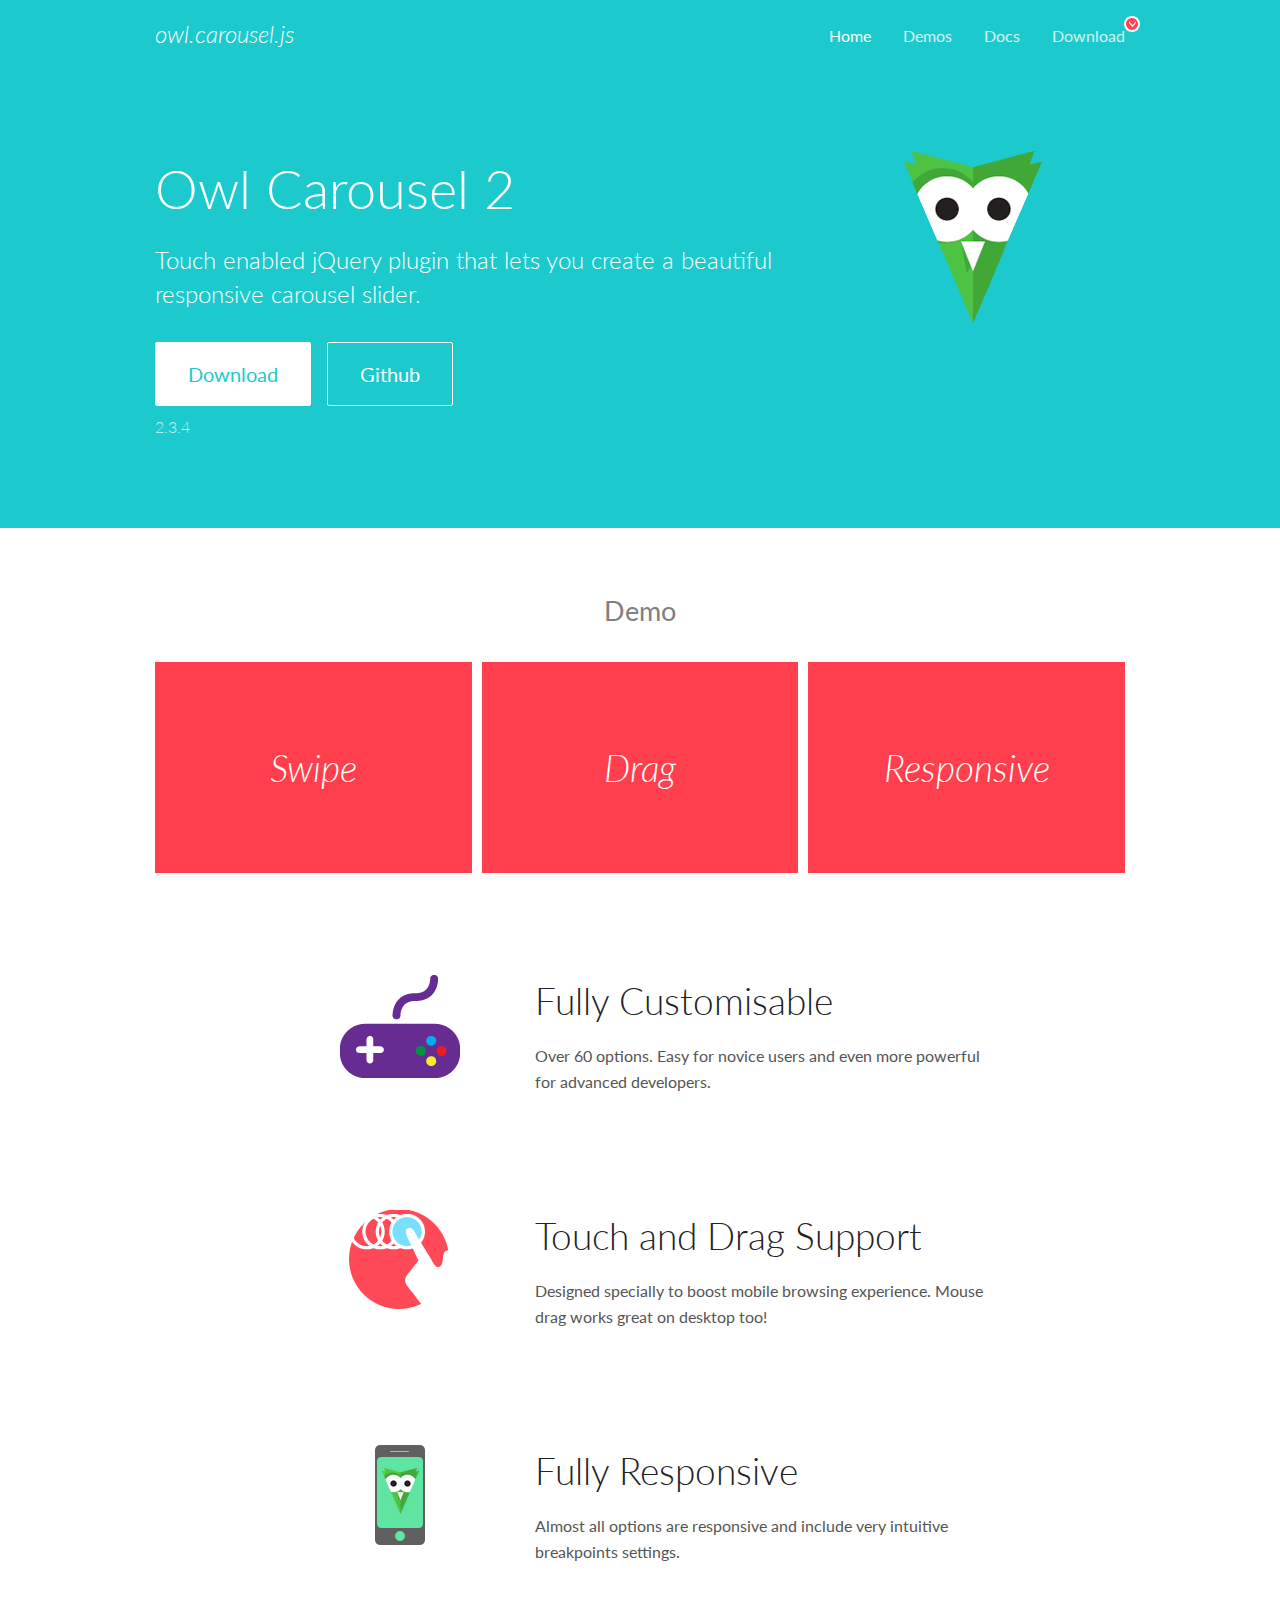
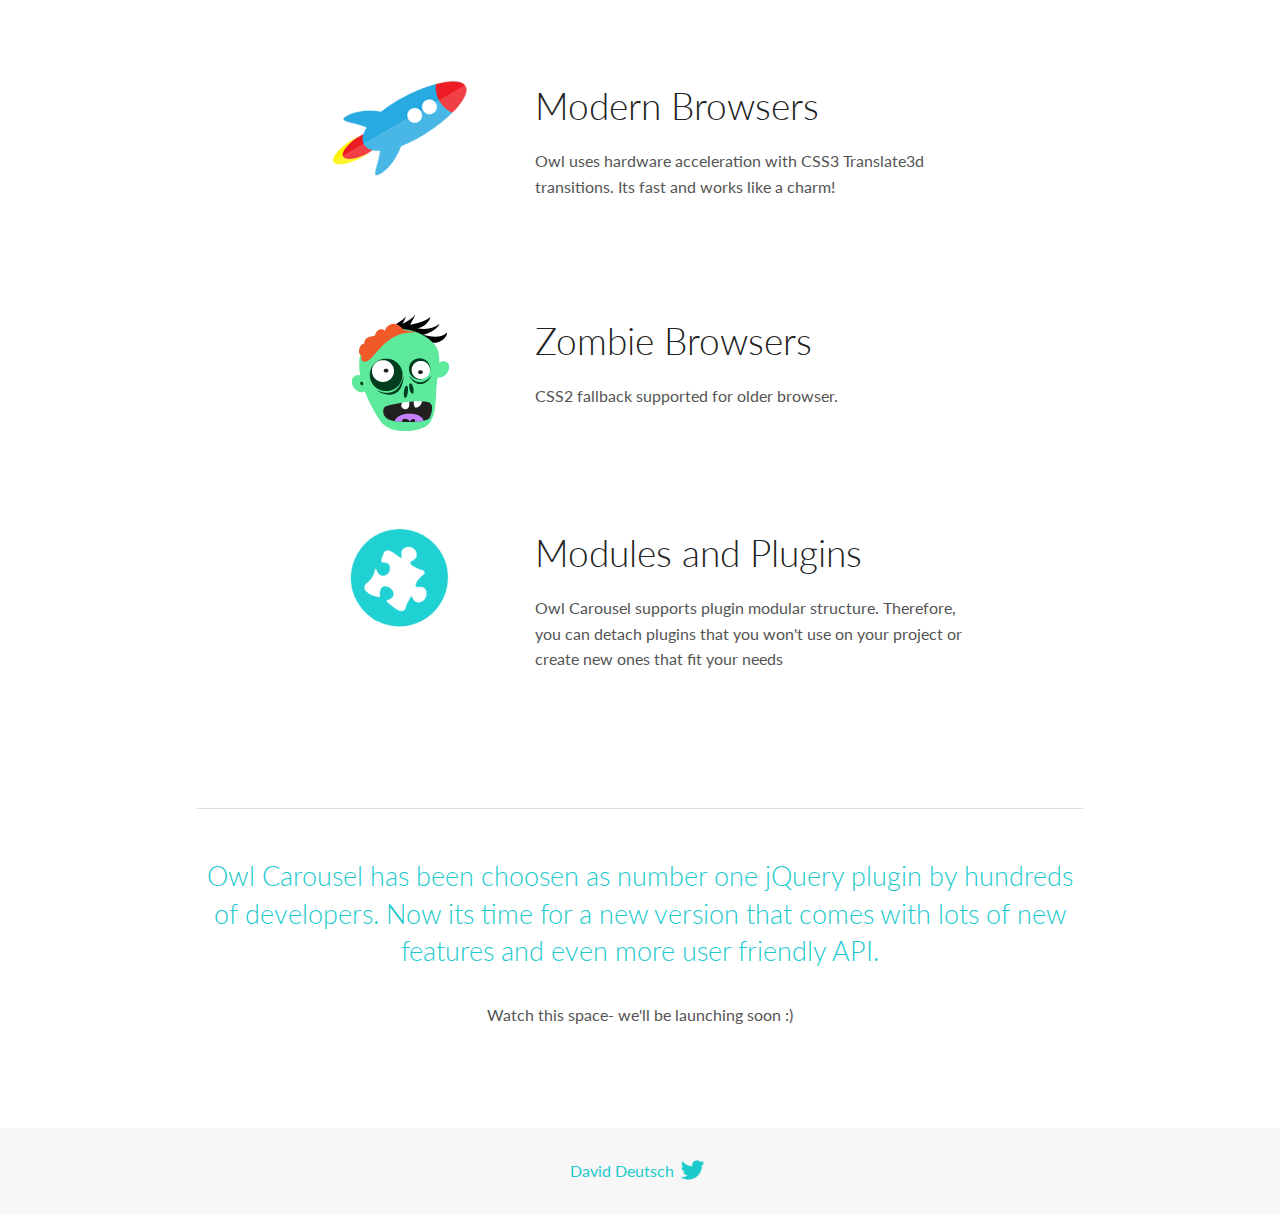
<file: artBeauty/main/static/assets/source/owl.carousel/docs/index.html>
<!DOCTYPE html>
<html lang="en">
  <head>

    <!-- head -->
    <meta charset="utf-8">
    <meta name="msapplication-tap-highlight" content="no" />
    <meta name="viewport" content="width=device-width, initial-scale=1.0" />
    <meta name="description" content="Touch enabled jQuery plugin that lets you create beautiful responsive carousel slider.">
    <meta name="author" content="David Deutsch">
    <title>
      Home | Owl Carousel | 2.3.4
    </title>

    <!-- Stylesheets -->
    <link href='https://fonts.googleapis.com/css?family=Lato:300,400,700,400italic,300italic' rel='stylesheet' type='text/css'>
    <link rel="stylesheet" href="assets/css/docs.theme.min.css">

    <!-- Owl Stylesheets -->
    <link rel="stylesheet" href="assets/owlcarousel/assets/owl.carousel.min.css">
    <link rel="stylesheet" href="assets/owlcarousel/assets/owl.theme.default.min.css">

    <!-- HTML5 shim and Respond.js IE8 support of HTML5 elements and media queries -->

    <!--[if lt IE 9]>
      <script src="https://oss.maxcdn.com/libs/html5shiv/3.7.0/html5shiv.js"></script>
      <script src="https://oss.maxcdn.com/libs/respond.js/1.3.0/respond.min.js"></script>
    <![endif]-->

    <!-- Favicons -->
    <link rel="apple-touch-icon-precomposed" sizes="144x144" href="assets/ico/apple-touch-icon-144-precomposed.png">
    <link rel="shortcut icon" href="assets/ico/favicon.png">
    <link rel="shortcut icon" href="favicon.ico">

    <!-- Yeah i know js should not be in header. Its required for demos.-->

    <!-- javascript -->
    <script src="assets/vendors/jquery.min.js"></script>
    <script src="assets/owlcarousel/owl.carousel.js"></script>
  </head>
  <body>

    <!-- header -->
    <header class="header">
      <div class="row">
        <div class="large-12 columns">
          <div class="brand left">
            <h3>
              <a href="/OwlCarousel2/">owl.carousel.js</a> 
            </h3>
          </div>
          <a id="toggle-nav" class="right">
            <span></span> <span></span> <span></span> 
          </a> 
          <div class="nav-bar">
            <ul class="clearfix">
              <li class="active">
                <a href="/OwlCarousel2/index.html">Home</a> 
              </li>
              <li> <a href="/OwlCarousel2/demos/demos.html">Demos</a>  </li>
              <li> <a href="/OwlCarousel2/docs/started-welcome.html">Docs</a>  </li>
              <li>
                <a href="https://github.com/OwlCarousel2/OwlCarousel2/archive/2.3.4.zip">Download</a> 
                <span class="download"></span> 
              </li>
            </ul>
          </div>
        </div>
      </div>
    </header>

    <!-- home panel -->
    <section id="hero">
      <div class="row">
        <div class="large-8 medium-8 columns">
          <h1>Owl Carousel 2</h1>
          <h4>Touch enabled jQuery plugin that lets you create a beautiful responsive carousel slider.</h4>
          <a href="https://github.com/OwlCarousel2/OwlCarousel2/archive/2.3.4.zip" class="hero-button">Download</a> 
          <a href="https://github.com/OwlCarousel2/OwlCarousel2" class="hero-button outline">Github</a> 
          <p>2.3.4</p>
        </div>
        <div class="large-4 medium-4 columns">
          <img class="owl-logo" src="assets/img/owl-logo.png" alt="mr. Owl">
        </div>
      </div>
    </section>

    <!-- body -->
    <div class="home-demo">
      <div class="row">
        <div class="large-12 columns">
          <h3>Demo</h3>
          <div class="owl-carousel">
            <div class="item">
              <h2>Swipe</h2>
            </div>
            <div class="item">
              <h2>Drag</h2>
            </div>
            <div class="item">
              <h2>Responsive</h2>
            </div>
            <div class="item">
              <h2>CSS3</h2>
            </div>
            <div class="item">
              <h2>Fast</h2>
            </div>
            <div class="item">
              <h2>Easy</h2>
            </div>
            <div class="item">
              <h2>Free</h2>
            </div>
            <div class="item">
              <h2>Upgradable</h2>
            </div>
            <div class="item">
              <h2>Tons of options</h2>
            </div>
            <div class="item">
              <h2>Infinity</h2>
            </div>
            <div class="item">
              <h2>Auto Width</h2>
            </div>
          </div>
        </div>
      </div>
    </div>
    <script>
      var owl = $('.owl-carousel');
      owl.owlCarousel({
        margin: 10,
        loop: true,
        responsive: {
          0: {
            items: 1
          },
          600: {
            items: 2
          },
          1000: {
            items: 3
          }
        }
      })
    </script>

    <!-- features -->
    <div id="features">
      <div class="row">
        <div class="small-12 medium-9 small-centered columns">
          <section class="row feature">
            <div class="medium-4 small-12 columns">
              <img src="assets/img/feature-options.png" alt="">
            </div>
            <div class="medium-8 small-12 columns">
              <h2>Fully Customisable</h2>
              <p>Over 60 options. Easy for novice users and even more powerful for advanced developers.</p>
            </div>
          </section>
          <section class="row feature">
            <div class="medium-4 small-12 columns">
              <img src="assets/img/feature-drag.png" alt="">
            </div>
            <div class="medium-8 small-12 columns">
              <h2>Touch and Drag Support</h2>
              <p>Designed specially to boost mobile browsing experience. Mouse drag works great on desktop too!</p>
            </div>
          </section>
          <section class="row feature">
            <div class="medium-4 small-12 columns">
              <img src="assets/img/feature-responsive.png" alt="">
            </div>
            <div class="medium-8 small-12 columns">
              <h2>Fully Responsive</h2>
              <p>Almost all options are responsive and include very intuitive breakpoints settings.</p>
            </div>
          </section>
          <section class="row feature">
            <div class="medium-4 small-12 columns">
              <img src="assets/img/feature-modern.png" alt="">
            </div>
            <div class="medium-8 small-12 columns">
              <h2>Modern Browsers</h2>
              <p>Owl uses hardware acceleration with CSS3 Translate3d transitions. Its fast and works like a charm! </p>
            </div>
          </section>
          <section class="row feature">
            <div class="medium-4 small-12 columns">
              <img src="assets/img/feature-zombie.png" alt="">
            </div>
            <div class="medium-8 small-12 columns">
              <h2>Zombie Browsers</h2>
              <p>CSS2 fallback supported for older browser.</p>
            </div>
          </section>
          <section class="row feature">
            <div class="medium-4 small-12 columns">
              <img src="assets/img/feature-module.png" alt="">
            </div>
            <div class="medium-8 small-12 columns">
              <h2>Modules and Plugins</h2>
              <p>Owl Carousel supports plugin modular structure. Therefore, you can detach plugins that you won&#x27;t use on your project or create new ones that fit your needs</p>
            </div>
          </section>
        </div>
      </div>
    </div>

    <!-- footer -->
    <section id="teaser-text">
      <div class="row">
        <div class="small-12 medium-11 small-centered columns">
          <hr>
          <h3 id="owl-carousel-has-been-choosen-as-number-one-jquery-plugin-by-hundreds-of-developers-now-its-time-for-a-new-version-that-comes-with-lots-of-new-features-and-even-more-user-friendly-api-">Owl Carousel has been choosen as number one jQuery plugin by hundreds of developers. Now its time for a new version that comes with lots of new features and even more user friendly API.</h3>
          <p>Watch this space- we&#39;ll be launching soon :)</p>
        </div>
      </div>
    </section>

    <!-- footer -->
    <footer class="footer">
      <div class="row">
        <div class="large-12 columns">
          <h5>
            <a href="/OwlCarousel2/docs/support-contact.html">David Deutsch</a> 
            <a id="custom-tweet-button" href="https://twitter.com/share?url=https://github.com/OwlCarousel2/OwlCarousel2&text=Owl Carousel - This is so awesome! " target="_blank"></a> 
          </h5>
        </div>
      </div>
    </footer>

    <!-- vendors -->
    <script src="assets/vendors/highlight.js"></script>
    <script src="assets/js/app.js"></script>
  </body>
</html>
</file>
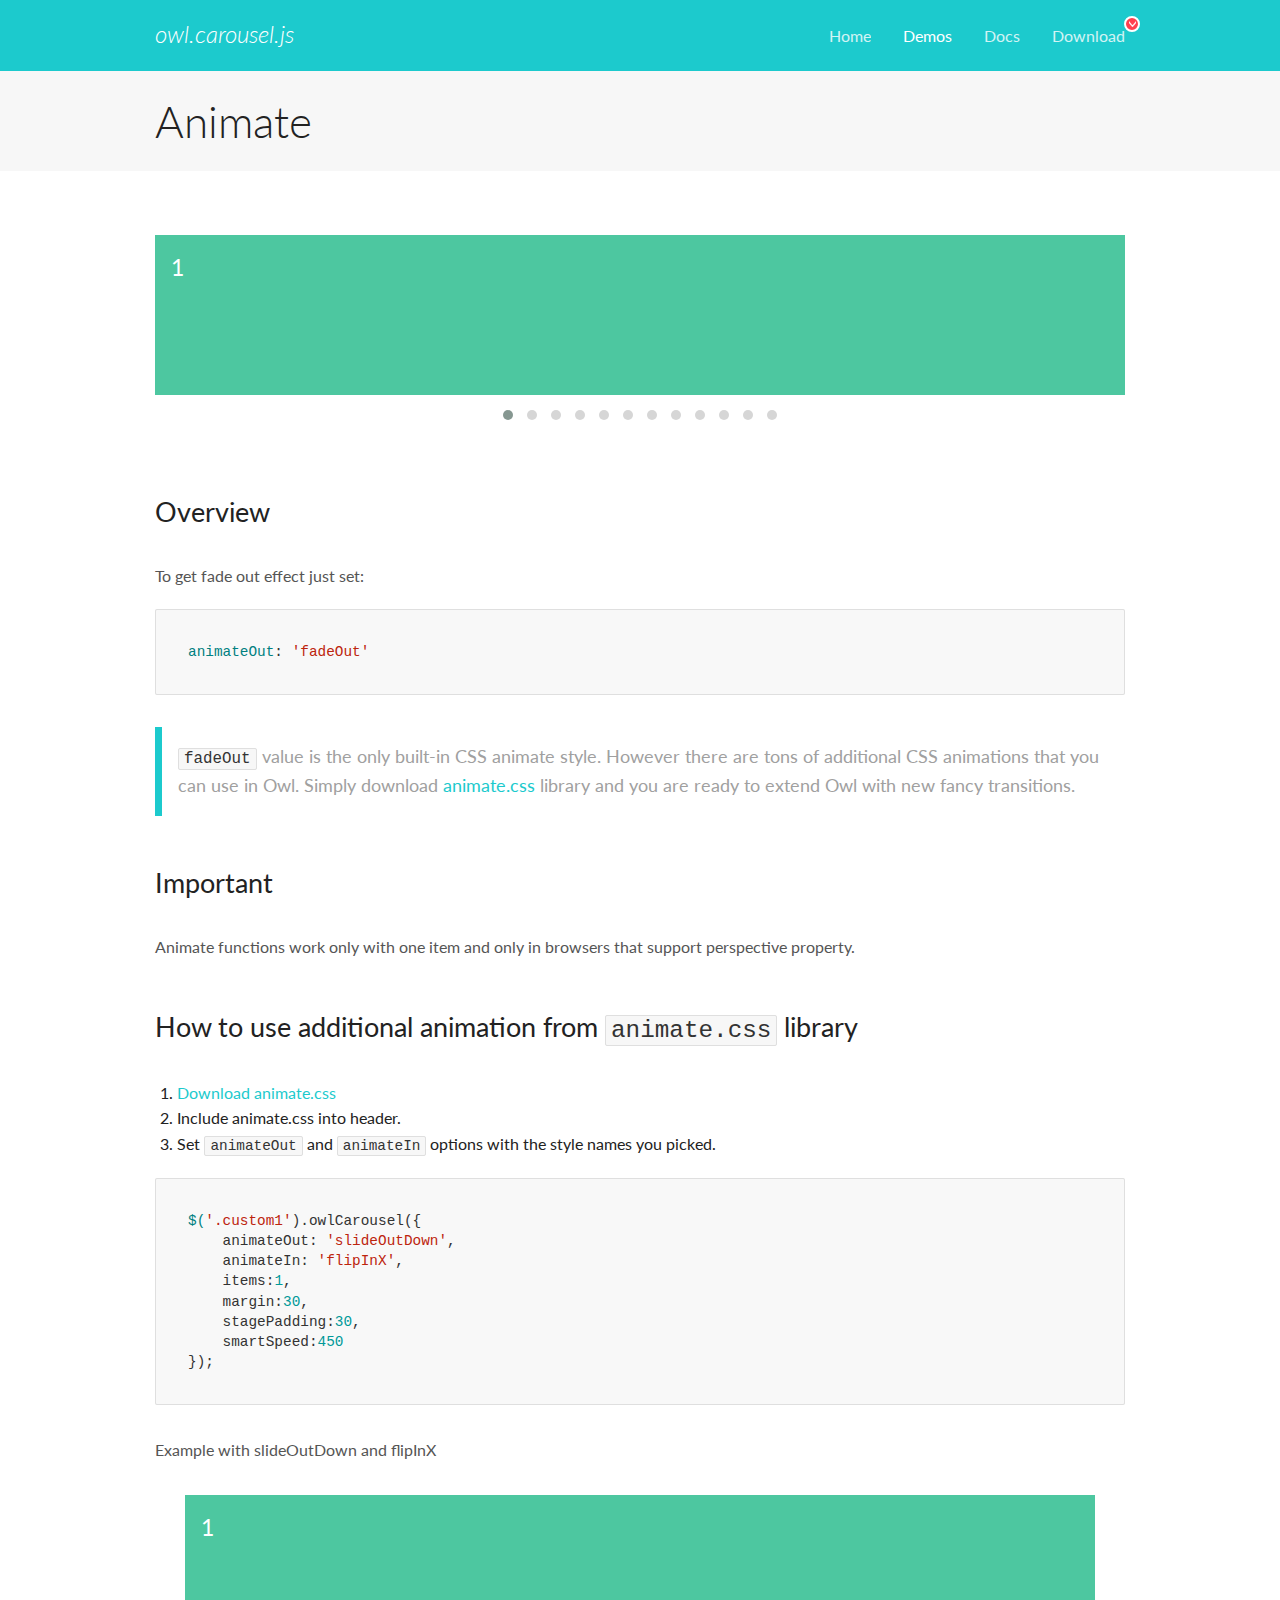
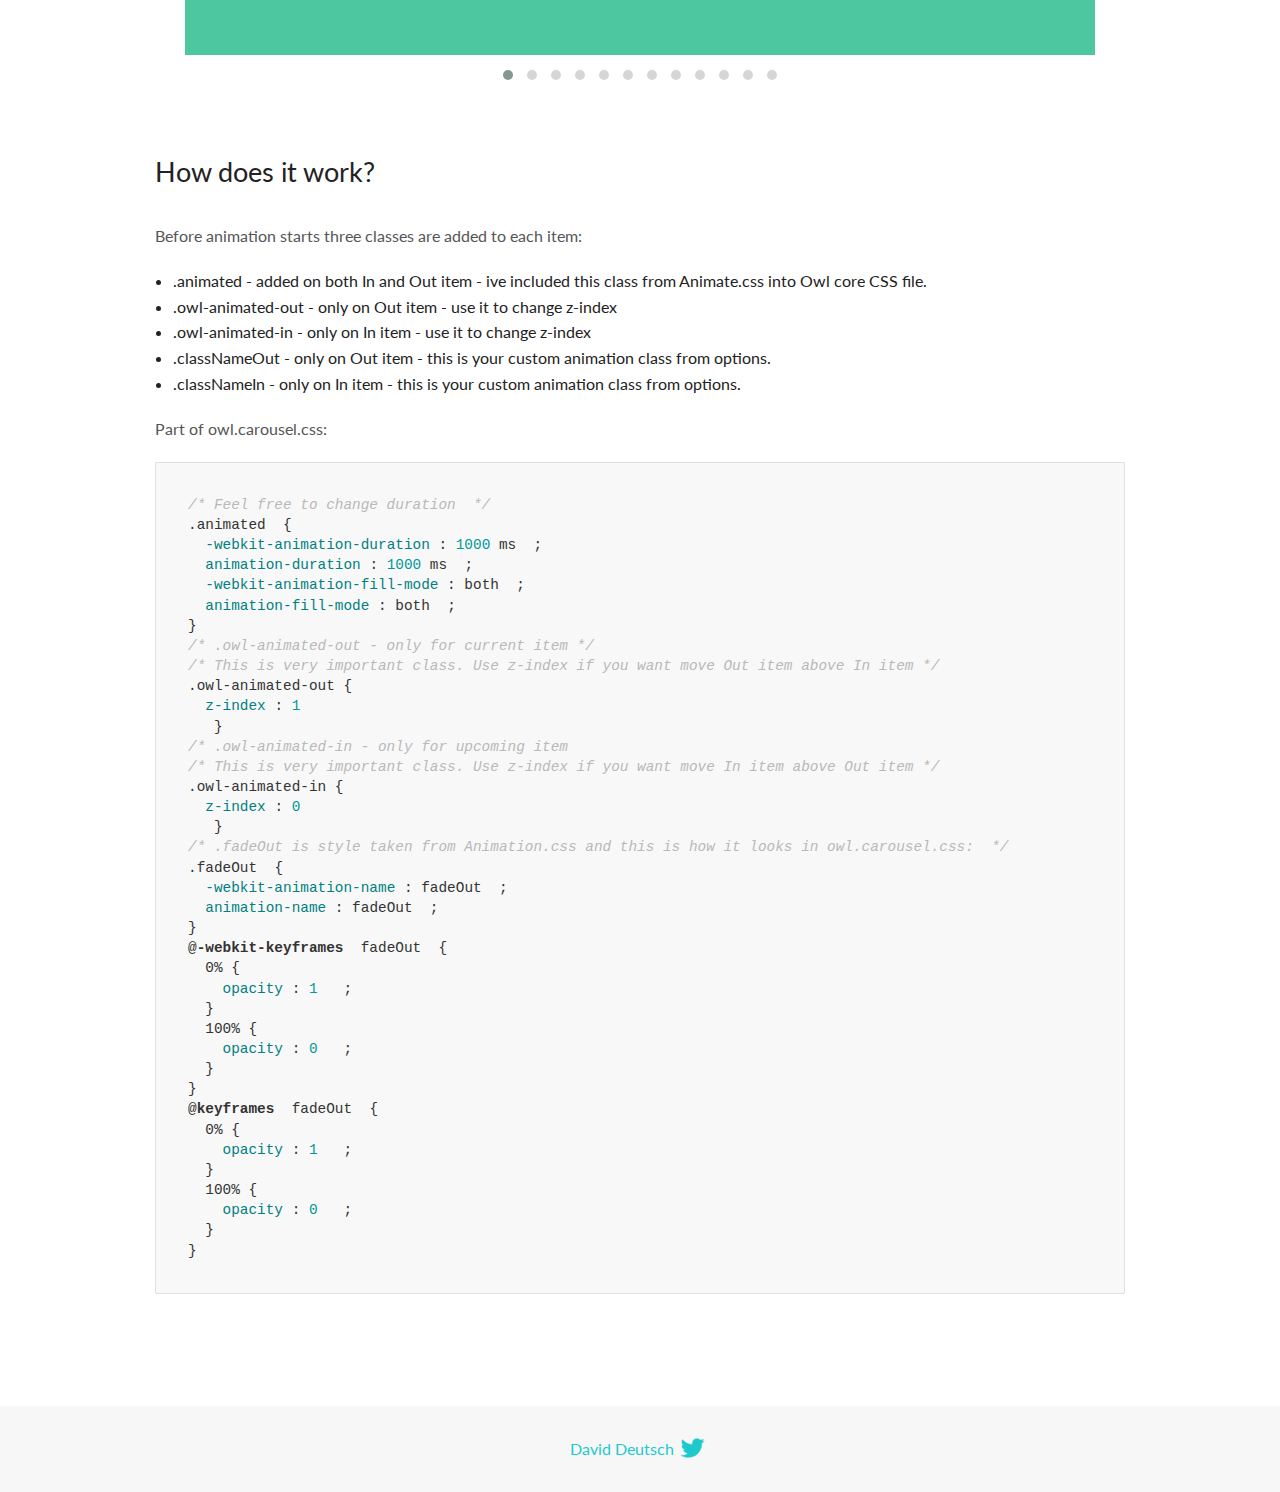
<file: artBeauty/main/static/assets/source/owl.carousel/docs/demos/animate.html>
<!DOCTYPE html>
<html lang="en">
  <head>

    <!-- head -->
    <meta charset="utf-8">
    <meta name="msapplication-tap-highlight" content="no" />
    <meta name="viewport" content="width=device-width, initial-scale=1.0" />
    <meta name="description" content="Animate carousel">
    <meta name="author" content="David Deutsch">
    <title>
      Animate Demo | Owl Carousel | 2.3.4
    </title>

    <!-- Stylesheets -->
    <link href='https://fonts.googleapis.com/css?family=Lato:300,400,700,400italic,300italic' rel='stylesheet' type='text/css'>
    <link rel="stylesheet" href="../assets/css/docs.theme.min.css">

    <!-- Owl Stylesheets -->
    <link rel="stylesheet" href="../assets/owlcarousel/assets/owl.carousel.min.css">
    <link rel="stylesheet" href="../assets/owlcarousel/assets/owl.theme.default.min.css">

    <!-- HTML5 shim and Respond.js IE8 support of HTML5 elements and media queries -->

    <!--[if lt IE 9]>
      <script src="https://oss.maxcdn.com/libs/html5shiv/3.7.0/html5shiv.js"></script>
      <script src="https://oss.maxcdn.com/libs/respond.js/1.3.0/respond.min.js"></script>
    <![endif]-->

    <!-- Favicons -->
    <link rel="apple-touch-icon-precomposed" sizes="144x144" href="../assets/ico/apple-touch-icon-144-precomposed.png">
    <link rel="shortcut icon" href="../assets/ico/favicon.png">
    <link rel="shortcut icon" href="favicon.ico">

    <!-- Yeah i know js should not be in header. Its required for demos.-->

    <!-- javascript -->
    <script src="../assets/vendors/jquery.min.js"></script>
    <script src="../assets/owlcarousel/owl.carousel.js"></script>
  </head>
  <body>

    <!-- header -->
    <header class="header">
      <div class="row">
        <div class="large-12 columns">
          <div class="brand left">
            <h3>
              <a href="/OwlCarousel2/">owl.carousel.js</a> 
            </h3>
          </div>
          <a id="toggle-nav" class="right">
            <span></span> <span></span> <span></span> 
          </a> 
          <div class="nav-bar">
            <ul class="clearfix">
              <li> <a href="/OwlCarousel2/index.html">Home</a>  </li>
              <li class="active">
                <a href="/OwlCarousel2/demos/demos.html">Demos</a> 
              </li>
              <li> <a href="/OwlCarousel2/docs/started-welcome.html">Docs</a>  </li>
              <li>
                <a href="https://github.com/OwlCarousel2/OwlCarousel2/archive/2.3.4.zip">Download</a> 
                <span class="download"></span> 
              </li>
            </ul>
          </div>
        </div>
      </div>
    </header>

    <!-- title -->
    <section class="title">
      <div class="row">
        <div class="large-12 columns">
          <h1>Animate</h1>
        </div>
      </div>
    </section>

    <!--  Demos -->
    <section id="demos">
      <div class="row">
        <div class="large-12 columns">
          <div class="fadeOut owl-carousel owl-theme">
            <div class="item">
              <h4>1</h4>
            </div>
            <div class="item">
              <h4>2</h4>
            </div>
            <div class="item">
              <h4>3</h4>
            </div>
            <div class="item">
              <h4>4</h4>
            </div>
            <div class="item">
              <h4>5</h4>
            </div>
            <div class="item">
              <h4>6</h4>
            </div>
            <div class="item">
              <h4>7</h4>
            </div>
            <div class="item">
              <h4>8</h4>
            </div>
            <div class="item">
              <h4>9</h4>
            </div>
            <div class="item">
              <h4>10</h4>
            </div>
            <div class="item">
              <h4>11</h4>
            </div>
            <div class="item">
              <h4>12</h4>
            </div>
          </div>
          <h3 id="overview">Overview</h3>
          <p>To get fade out effect just set:</p>
          <pre><code>animateOut: &#39;fadeOut&#39;</code></pre>
          <blockquote>
            <p><code>fadeOut</code> value is the only built-in CSS animate style. However there are tons of additional CSS animations that you can use in Owl. Simply download
              <a href="https://daneden.github.io/animate.css/">animate.css</a>  library and you are ready to extend Owl with new fancy transitions.</p>
          </blockquote>
          <h3 id="important">Important</h3>
          <p>Animate functions work only with one item and only in browsers that support perspective property.</p>
          <h3 id="how-to-use-additional-animation-from-animate-css-library">How to use additional animation from <code>animate.css</code> library</h3>
          <ol>
            <li> <a href="https://daneden.github.io/animate.css/">Download animate.css</a>  </li>
            <li>Include animate.css into header.</li>
            <li>Set <code>animateOut</code> and <code>animateIn</code> options with the style names you picked.</li>
          </ol>
          <pre><code>$(&#39;.custom1&#39;).owlCarousel({
    animateOut: &#39;slideOutDown&#39;,
    animateIn: &#39;flipInX&#39;,
    items:1,
    margin:30,
    stagePadding:30,
    smartSpeed:450
});</code></pre>
          <p>Example with slideOutDown and flipInX</p>
          <div class="custom1 owl-carousel owl-theme">
            <div class="item">
              <h4>1</h4>
            </div>
            <div class="item">
              <h4>2</h4>
            </div>
            <div class="item">
              <h4>3</h4>
            </div>
            <div class="item">
              <h4>4</h4>
            </div>
            <div class="item">
              <h4>5</h4>
            </div>
            <div class="item">
              <h4>6</h4>
            </div>
            <div class="item">
              <h4>7</h4>
            </div>
            <div class="item">
              <h4>8</h4>
            </div>
            <div class="item">
              <h4>9</h4>
            </div>
            <div class="item">
              <h4>10</h4>
            </div>
            <div class="item">
              <h4>11</h4>
            </div>
            <div class="item">
              <h4>12</h4>
            </div>
          </div>
          <h3 id="how-does-it-work-">How does it work?</h3>
          <p>Before animation starts three classes are added to each item:</p>
          <ul>
            <li>.animated - added on both In and Out item - ive included this class from Animate.css into Owl core CSS file.</li>
            <li>.owl-animated-out - only on Out item - use it to change z-index</li>
            <li>.owl-animated-in - only on In item - use it to change z-index</li>
            <li>.classNameOut - only on Out item - this is your custom animation class from options.</li>
            <li>.classNameIn - only on In item - this is your custom animation class from options.</li>
          </ul>
          <p>Part of owl.carousel.css:</p>
          <pre><code class="language-css"><span class="comment">/* Feel free to change duration  */</span> 
<span class="class">.animated</span>  <span class="rules">{
  <span class="rule"><span class="attribute">-webkit-animation-duration</span> :<span class="value"> <span class="number">1000</span> ms</span> </span> ;
  <span class="rule"><span class="attribute">animation-duration</span> :<span class="value"> <span class="number">1000</span> ms</span> </span> ;
  <span class="rule"><span class="attribute">-webkit-animation-fill-mode</span> :<span class="value"> both</span> </span> ;
  <span class="rule"><span class="attribute">animation-fill-mode</span> :<span class="value"> both</span> </span> ;
<span class="rule">}</span> </span> 
<span class="comment">/* .owl-animated-out - only for current item */</span> 
<span class="comment">/* This is very important class. Use z-index if you want move Out item above In item */</span> 
<span class="class">.owl-animated-out</span> <span class="rules">{
  <span class="rule"><span class="attribute">z-index</span> :<span class="value"> <span class="number">1</span> 
</span> </span> </span> }
<span class="comment">/* .owl-animated-in - only for upcoming item
/* This is very important class. Use z-index if you want move In item above Out item */</span> 
<span class="class">.owl-animated-in</span> <span class="rules">{
  <span class="rule"><span class="attribute">z-index</span> :<span class="value"> <span class="number">0</span> 
</span> </span> </span> }
<span class="comment">/* .fadeOut is style taken from Animation.css and this is how it looks in owl.carousel.css:  */</span> 
<span class="class">.fadeOut</span>  <span class="rules">{
  <span class="rule"><span class="attribute">-webkit-animation-name</span> :<span class="value"> fadeOut</span> </span> ;
  <span class="rule"><span class="attribute">animation-name</span> :<span class="value"> fadeOut</span> </span> ;
<span class="rule">}</span> </span> 
<span class="at_rule">@<span class="keyword">-webkit-keyframes</span>  fadeOut </span> {
  0% <span class="rules">{
    <span class="rule"><span class="attribute">opacity</span> :<span class="value"> <span class="number">1</span> </span> </span> ;
  <span class="rule">}</span> </span> 
  100% <span class="rules">{
    <span class="rule"><span class="attribute">opacity</span> :<span class="value"> <span class="number">0</span> </span> </span> ;
  <span class="rule">}</span> </span> 
}
<span class="at_rule">@<span class="keyword">keyframes</span>  fadeOut </span> {
  0% <span class="rules">{
    <span class="rule"><span class="attribute">opacity</span> :<span class="value"> <span class="number">1</span> </span> </span> ;
  <span class="rule">}</span> </span> 
  100% <span class="rules">{
    <span class="rule"><span class="attribute">opacity</span> :<span class="value"> <span class="number">0</span> </span> </span> ;
  <span class="rule">}</span> </span> 
}</code></pre>
          <link rel="stylesheet" href="../assets/css/animate.css">
          <script>
            jQuery(document).ready(function($) {
              $('.fadeOut').owlCarousel({
                items: 1,
                animateOut: 'fadeOut',
                loop: true,
                margin: 10,
              });
              $('.custom1').owlCarousel({
                animateOut: 'slideOutDown',
                animateIn: 'flipInX',
                items: 1,
                margin: 30,
                stagePadding: 30,
                smartSpeed: 450
              });
            });
          </script>
        </div>
      </div>
    </section>

    <!-- footer -->
    <footer class="footer">
      <div class="row">
        <div class="large-12 columns">
          <h5>
            <a href="/OwlCarousel2/docs/support-contact.html">David Deutsch</a> 
            <a id="custom-tweet-button" href="https://twitter.com/share?url=https://github.com/OwlCarousel2/OwlCarousel2&text=Owl Carousel - This is so awesome! " target="_blank"></a> 
          </h5>
        </div>
      </div>
    </footer>

    <!-- vendors -->
    <script src="../assets/vendors/highlight.js"></script>
    <script src="../assets/js/app.js"></script>
  </body>
</html>
</file>
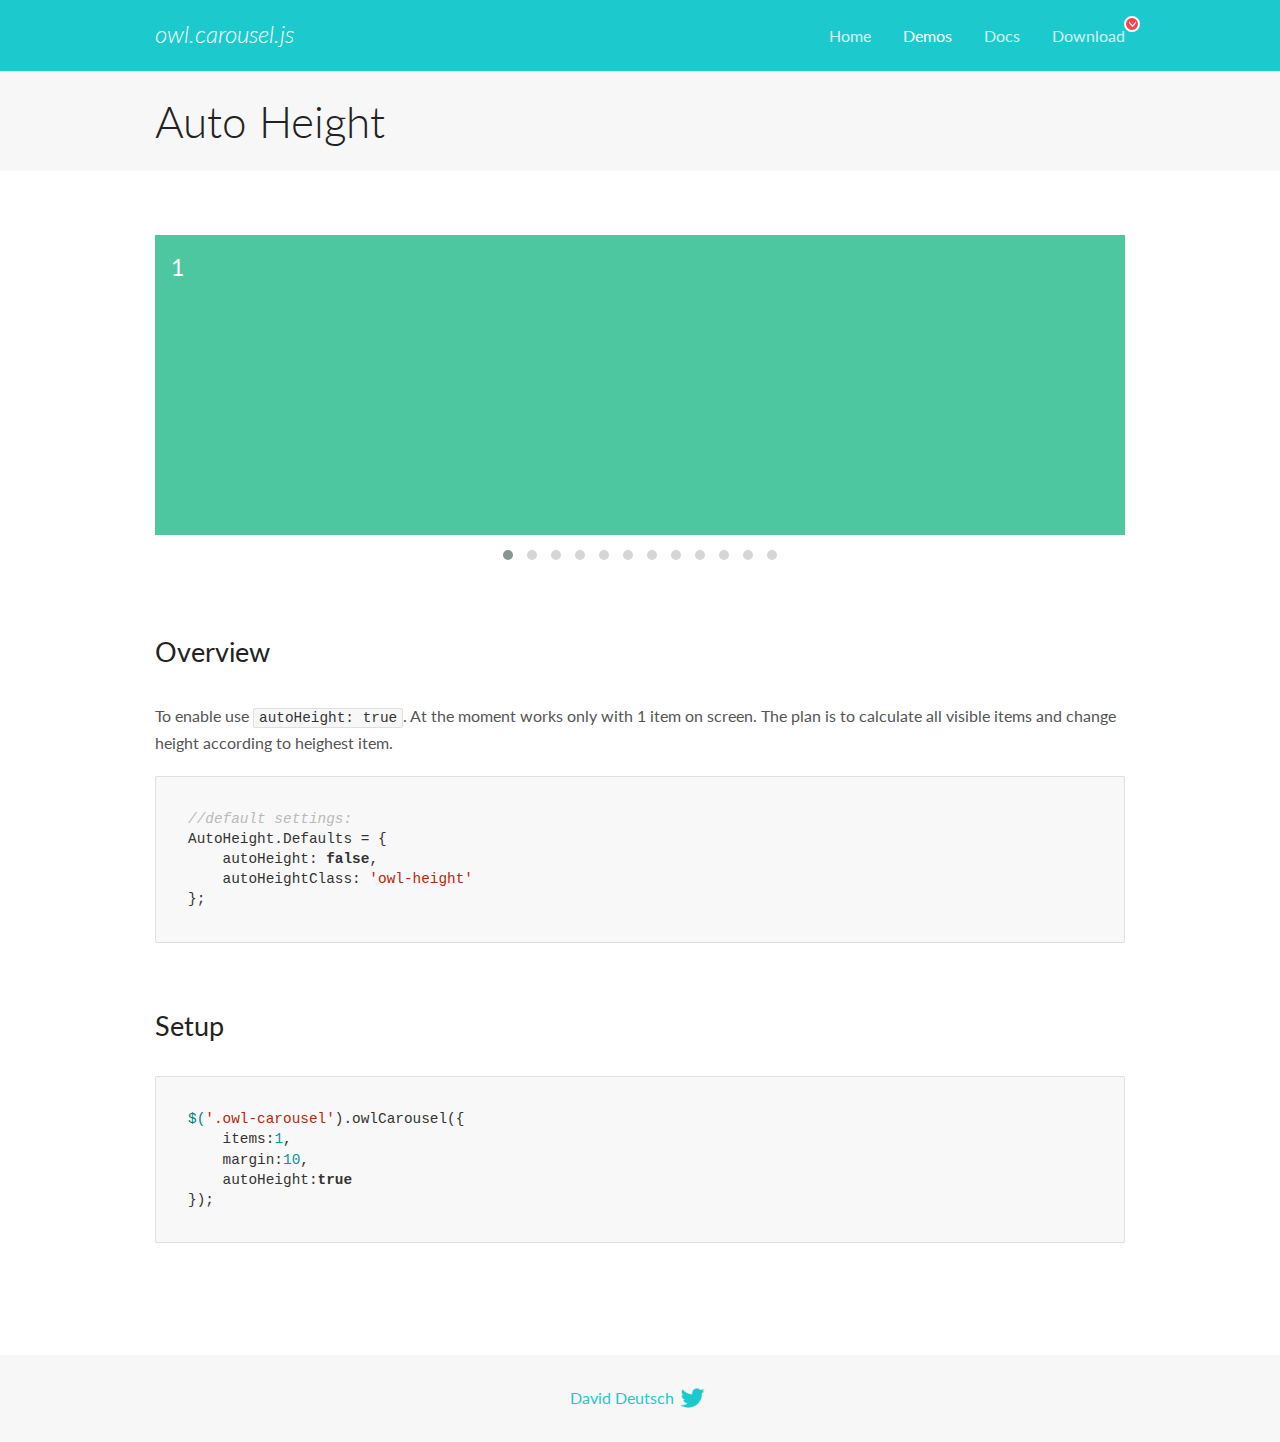
<file: artBeauty/main/static/assets/source/owl.carousel/docs/demos/autoheight.html>
<!DOCTYPE html>
<html lang="en">
  <head>

    <!-- head -->
    <meta charset="utf-8">
    <meta name="msapplication-tap-highlight" content="no" />
    <meta name="viewport" content="width=device-width, initial-scale=1.0" />
    <meta name="description" content="autoHeight usage demo">
    <meta name="author" content="David Deutsch">
    <title>
      Auto Height Demo | Owl Carousel | 2.3.4
    </title>

    <!-- Stylesheets -->
    <link href='https://fonts.googleapis.com/css?family=Lato:300,400,700,400italic,300italic' rel='stylesheet' type='text/css'>
    <link rel="stylesheet" href="../assets/css/docs.theme.min.css">

    <!-- Owl Stylesheets -->
    <link rel="stylesheet" href="../assets/owlcarousel/assets/owl.carousel.min.css">
    <link rel="stylesheet" href="../assets/owlcarousel/assets/owl.theme.default.min.css">

    <!-- HTML5 shim and Respond.js IE8 support of HTML5 elements and media queries -->

    <!--[if lt IE 9]>
      <script src="https://oss.maxcdn.com/libs/html5shiv/3.7.0/html5shiv.js"></script>
      <script src="https://oss.maxcdn.com/libs/respond.js/1.3.0/respond.min.js"></script>
    <![endif]-->

    <!-- Favicons -->
    <link rel="apple-touch-icon-precomposed" sizes="144x144" href="../assets/ico/apple-touch-icon-144-precomposed.png">
    <link rel="shortcut icon" href="../assets/ico/favicon.png">
    <link rel="shortcut icon" href="favicon.ico">

    <!-- Yeah i know js should not be in header. Its required for demos.-->

    <!-- javascript -->
    <script src="../assets/vendors/jquery.min.js"></script>
    <script src="../assets/owlcarousel/owl.carousel.js"></script>
  </head>
  <body>

    <!-- header -->
    <header class="header">
      <div class="row">
        <div class="large-12 columns">
          <div class="brand left">
            <h3>
              <a href="/OwlCarousel2/">owl.carousel.js</a> 
            </h3>
          </div>
          <a id="toggle-nav" class="right">
            <span></span> <span></span> <span></span> 
          </a> 
          <div class="nav-bar">
            <ul class="clearfix">
              <li> <a href="/OwlCarousel2/index.html">Home</a>  </li>
              <li class="active">
                <a href="/OwlCarousel2/demos/demos.html">Demos</a> 
              </li>
              <li> <a href="/OwlCarousel2/docs/started-welcome.html">Docs</a>  </li>
              <li>
                <a href="https://github.com/OwlCarousel2/OwlCarousel2/archive/2.3.4.zip">Download</a> 
                <span class="download"></span> 
              </li>
            </ul>
          </div>
        </div>
      </div>
    </header>

    <!-- title -->
    <section class="title">
      <div class="row">
        <div class="large-12 columns">
          <h1>Auto Height</h1>
        </div>
      </div>
    </section>

    <!--  Demos -->
    <section id="demos">
      <div class="row">
        <div class="large-12 columns">
          <div class="owl-carousel owl-theme">
            <div class="item" style="height:300px">
              <h4>1</h4>
            </div>
            <div class="item" style="height:100px">
              <h4>2</h4>
            </div>
            <div class="item" style="height:500px">
              <h4>3</h4>
            </div>
            <div class="item" style="height:250px">
              <h4>4</h4>
            </div>
            <div class="item" style="height:400px">
              <h4>5</h4>
            </div>
            <div class="item" style="height:500px">
              <h4>6</h4>
            </div>
            <div class="item" style="height:600px">
              <h4>7</h4>
            </div>
            <div class="item" style="height:400px">
              <h4>8</h4>
            </div>
            <div class="item" style="height:300px">
              <h4>9</h4>
            </div>
            <div class="item" style="height:350px">
              <h4>10</h4>
            </div>
            <div class="item" style="height:200px">
              <h4>11</h4>
            </div>
            <div class="item" style="height:150px">
              <h4>12</h4>
            </div>
          </div>
          <h3 id="overview">Overview</h3>
          <p>To enable use <code>autoHeight: true</code>. At the moment works only with 1 item on screen. The plan is to calculate all visible items and change height according to heighest item.</p>
          <pre><code>//default settings:
AutoHeight.Defaults = {
    autoHeight: false,
    autoHeightClass: &#39;owl-height&#39;
};</code></pre>
          <h3 id="setup">Setup</h3>
          <pre><code>$(&#39;.owl-carousel&#39;).owlCarousel({
    items:1,
    margin:10,
    autoHeight:true
});</code></pre>
          <script>
            $(document).ready(function() {
              $('.owl-carousel').owlCarousel({
                items: 1,
                margin: 10,
                autoHeight: true
              });
            })
          </script>
        </div>
      </div>
    </section>

    <!-- footer -->
    <footer class="footer">
      <div class="row">
        <div class="large-12 columns">
          <h5>
            <a href="/OwlCarousel2/docs/support-contact.html">David Deutsch</a> 
            <a id="custom-tweet-button" href="https://twitter.com/share?url=https://github.com/OwlCarousel2/OwlCarousel2&text=Owl Carousel - This is so awesome! " target="_blank"></a> 
          </h5>
        </div>
      </div>
    </footer>

    <!-- vendors -->
    <script src="../assets/vendors/highlight.js"></script>
    <script src="../assets/js/app.js"></script>
  </body>
</html>
</file>
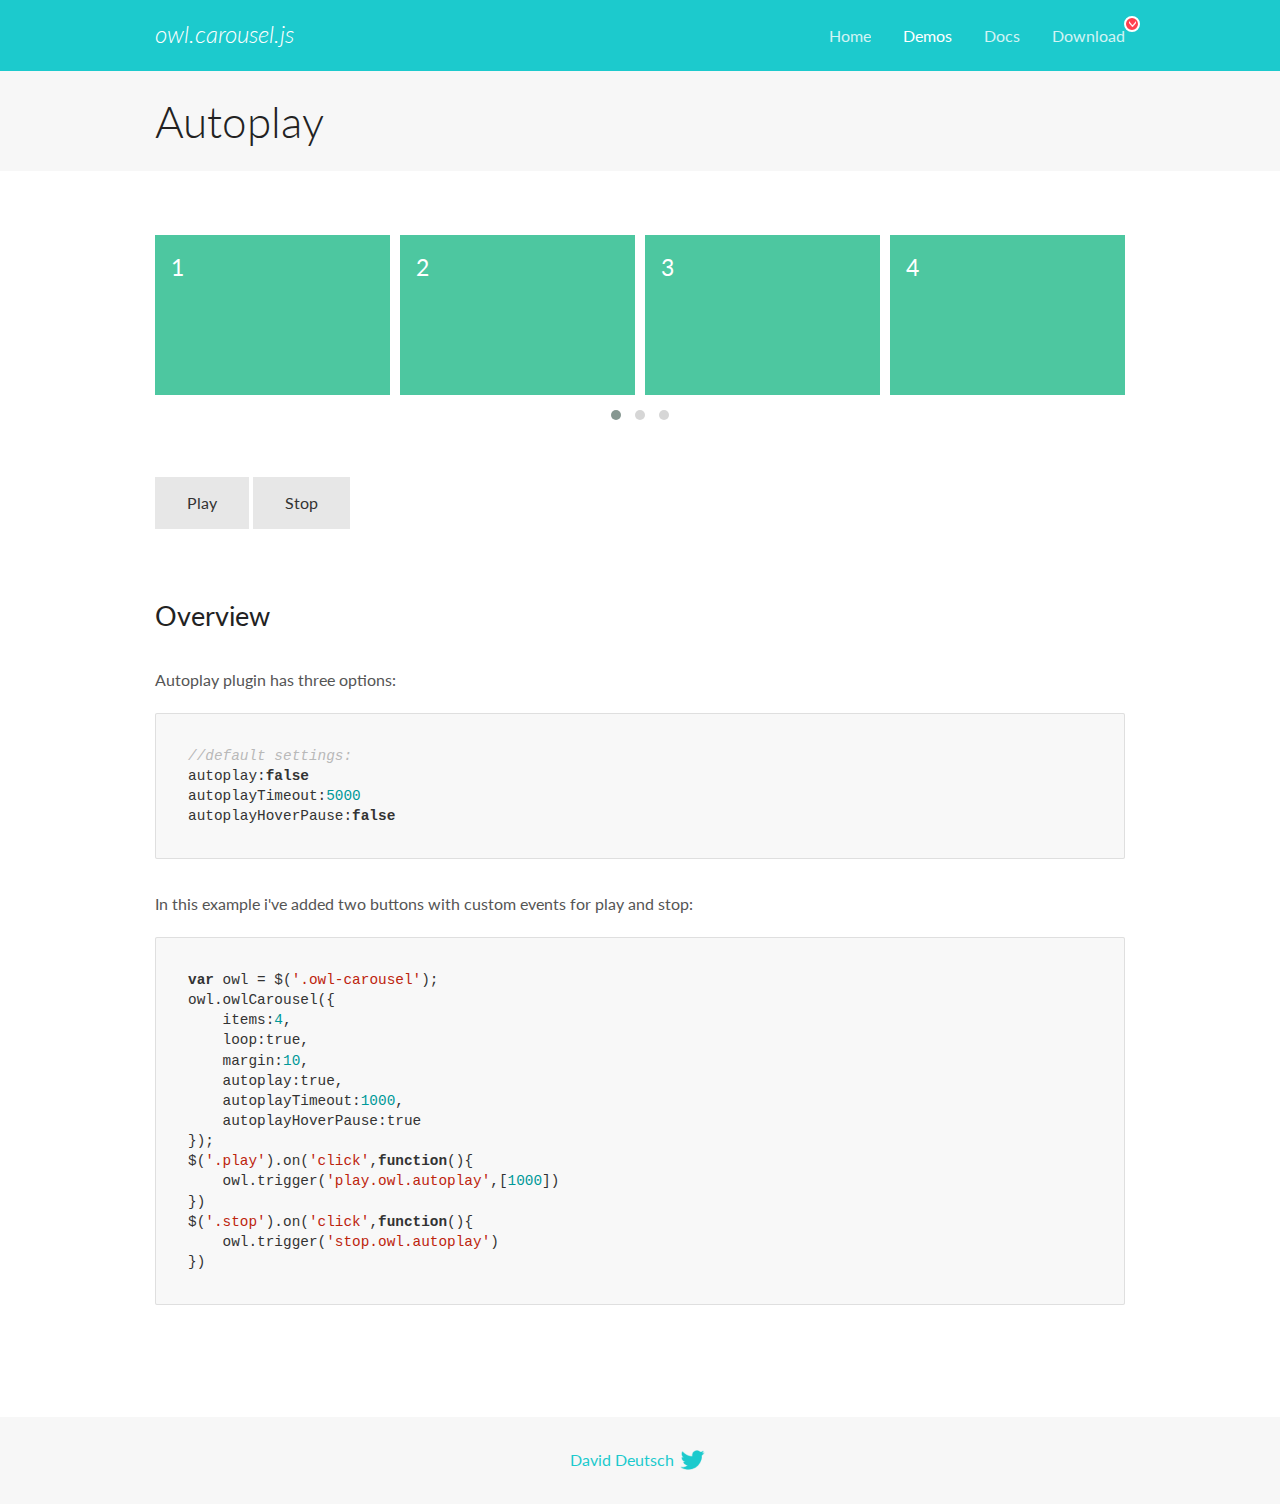
<file: artBeauty/main/static/assets/source/owl.carousel/docs/demos/autoplay.html>
<!DOCTYPE html>
<html lang="en">
  <head>

    <!-- head -->
    <meta charset="utf-8">
    <meta name="msapplication-tap-highlight" content="no" />
    <meta name="viewport" content="width=device-width, initial-scale=1.0" />
    <meta name="description" content="Autoplay usage demo">
    <meta name="author" content="David Deutsch">
    <title>
      Autoplay Demo | Owl Carousel | 2.3.4
    </title>

    <!-- Stylesheets -->
    <link href='https://fonts.googleapis.com/css?family=Lato:300,400,700,400italic,300italic' rel='stylesheet' type='text/css'>
    <link rel="stylesheet" href="../assets/css/docs.theme.min.css">

    <!-- Owl Stylesheets -->
    <link rel="stylesheet" href="../assets/owlcarousel/assets/owl.carousel.min.css">
    <link rel="stylesheet" href="../assets/owlcarousel/assets/owl.theme.default.min.css">

    <!-- HTML5 shim and Respond.js IE8 support of HTML5 elements and media queries -->

    <!--[if lt IE 9]>
      <script src="https://oss.maxcdn.com/libs/html5shiv/3.7.0/html5shiv.js"></script>
      <script src="https://oss.maxcdn.com/libs/respond.js/1.3.0/respond.min.js"></script>
    <![endif]-->

    <!-- Favicons -->
    <link rel="apple-touch-icon-precomposed" sizes="144x144" href="../assets/ico/apple-touch-icon-144-precomposed.png">
    <link rel="shortcut icon" href="../assets/ico/favicon.png">
    <link rel="shortcut icon" href="favicon.ico">

    <!-- Yeah i know js should not be in header. Its required for demos.-->

    <!-- javascript -->
    <script src="../assets/vendors/jquery.min.js"></script>
    <script src="../assets/owlcarousel/owl.carousel.js"></script>
  </head>
  <body>

    <!-- header -->
    <header class="header">
      <div class="row">
        <div class="large-12 columns">
          <div class="brand left">
            <h3>
              <a href="/OwlCarousel2/">owl.carousel.js</a> 
            </h3>
          </div>
          <a id="toggle-nav" class="right">
            <span></span> <span></span> <span></span> 
          </a> 
          <div class="nav-bar">
            <ul class="clearfix">
              <li> <a href="/OwlCarousel2/index.html">Home</a>  </li>
              <li class="active">
                <a href="/OwlCarousel2/demos/demos.html">Demos</a> 
              </li>
              <li> <a href="/OwlCarousel2/docs/started-welcome.html">Docs</a>  </li>
              <li>
                <a href="https://github.com/OwlCarousel2/OwlCarousel2/archive/2.3.4.zip">Download</a> 
                <span class="download"></span> 
              </li>
            </ul>
          </div>
        </div>
      </div>
    </header>

    <!-- title -->
    <section class="title">
      <div class="row">
        <div class="large-12 columns">
          <h1>Autoplay</h1>
        </div>
      </div>
    </section>

    <!--  Demos -->
    <section id="demos">
      <div class="row">
        <div class="large-12 columns">
          <div class="owl-carousel owl-theme">
            <div class="item">
              <h4>1</h4>
            </div>
            <div class="item">
              <h4>2</h4>
            </div>
            <div class="item">
              <h4>3</h4>
            </div>
            <div class="item">
              <h4>4</h4>
            </div>
            <div class="item">
              <h4>5</h4>
            </div>
            <div class="item">
              <h4>6</h4>
            </div>
            <div class="item">
              <h4>7</h4>
            </div>
            <div class="item">
              <h4>8</h4>
            </div>
            <div class="item">
              <h4>9</h4>
            </div>
            <div class="item">
              <h4>10</h4>
            </div>
            <div class="item">
              <h4>11</h4>
            </div>
            <div class="item">
              <h4>12</h4>
            </div>
          </div>
          <a class="button secondary play">Play</a> 
          <a class="button secondary stop">Stop</a> 
          <h3 id="overview">Overview</h3>
          <p>Autoplay plugin has three options:</p>
          <pre><code>//default settings:
autoplay:false
autoplayTimeout:5000
autoplayHoverPause:false</code></pre>
          <p>In this example i&#39;ve added two buttons with custom events for play and stop:</p>
          <pre><code>var owl = $(&#39;.owl-carousel&#39;);
owl.owlCarousel({
    items:4,
    loop:true,
    margin:10,
    autoplay:true,
    autoplayTimeout:1000,
    autoplayHoverPause:true
});
$(&#39;.play&#39;).on(&#39;click&#39;,function(){
    owl.trigger(&#39;play.owl.autoplay&#39;,[1000])
})
$(&#39;.stop&#39;).on(&#39;click&#39;,function(){
    owl.trigger(&#39;stop.owl.autoplay&#39;)
})</code></pre>
          <script>
            $(document).ready(function() {
              var owl = $('.owl-carousel');
              owl.owlCarousel({
                items: 4,
                loop: true,
                margin: 10,
                autoplay: true,
                autoplayTimeout: 1000,
                autoplayHoverPause: true
              });
              $('.play').on('click', function() {
                owl.trigger('play.owl.autoplay', [1000])
              })
              $('.stop').on('click', function() {
                owl.trigger('stop.owl.autoplay')
              })
            })
          </script>
        </div>
      </div>
    </section>

    <!-- footer -->
    <footer class="footer">
      <div class="row">
        <div class="large-12 columns">
          <h5>
            <a href="/OwlCarousel2/docs/support-contact.html">David Deutsch</a> 
            <a id="custom-tweet-button" href="https://twitter.com/share?url=https://github.com/OwlCarousel2/OwlCarousel2&text=Owl Carousel - This is so awesome! " target="_blank"></a> 
          </h5>
        </div>
      </div>
    </footer>

    <!-- vendors -->
    <script src="../assets/vendors/highlight.js"></script>
    <script src="../assets/js/app.js"></script>
  </body>
</html>
</file>
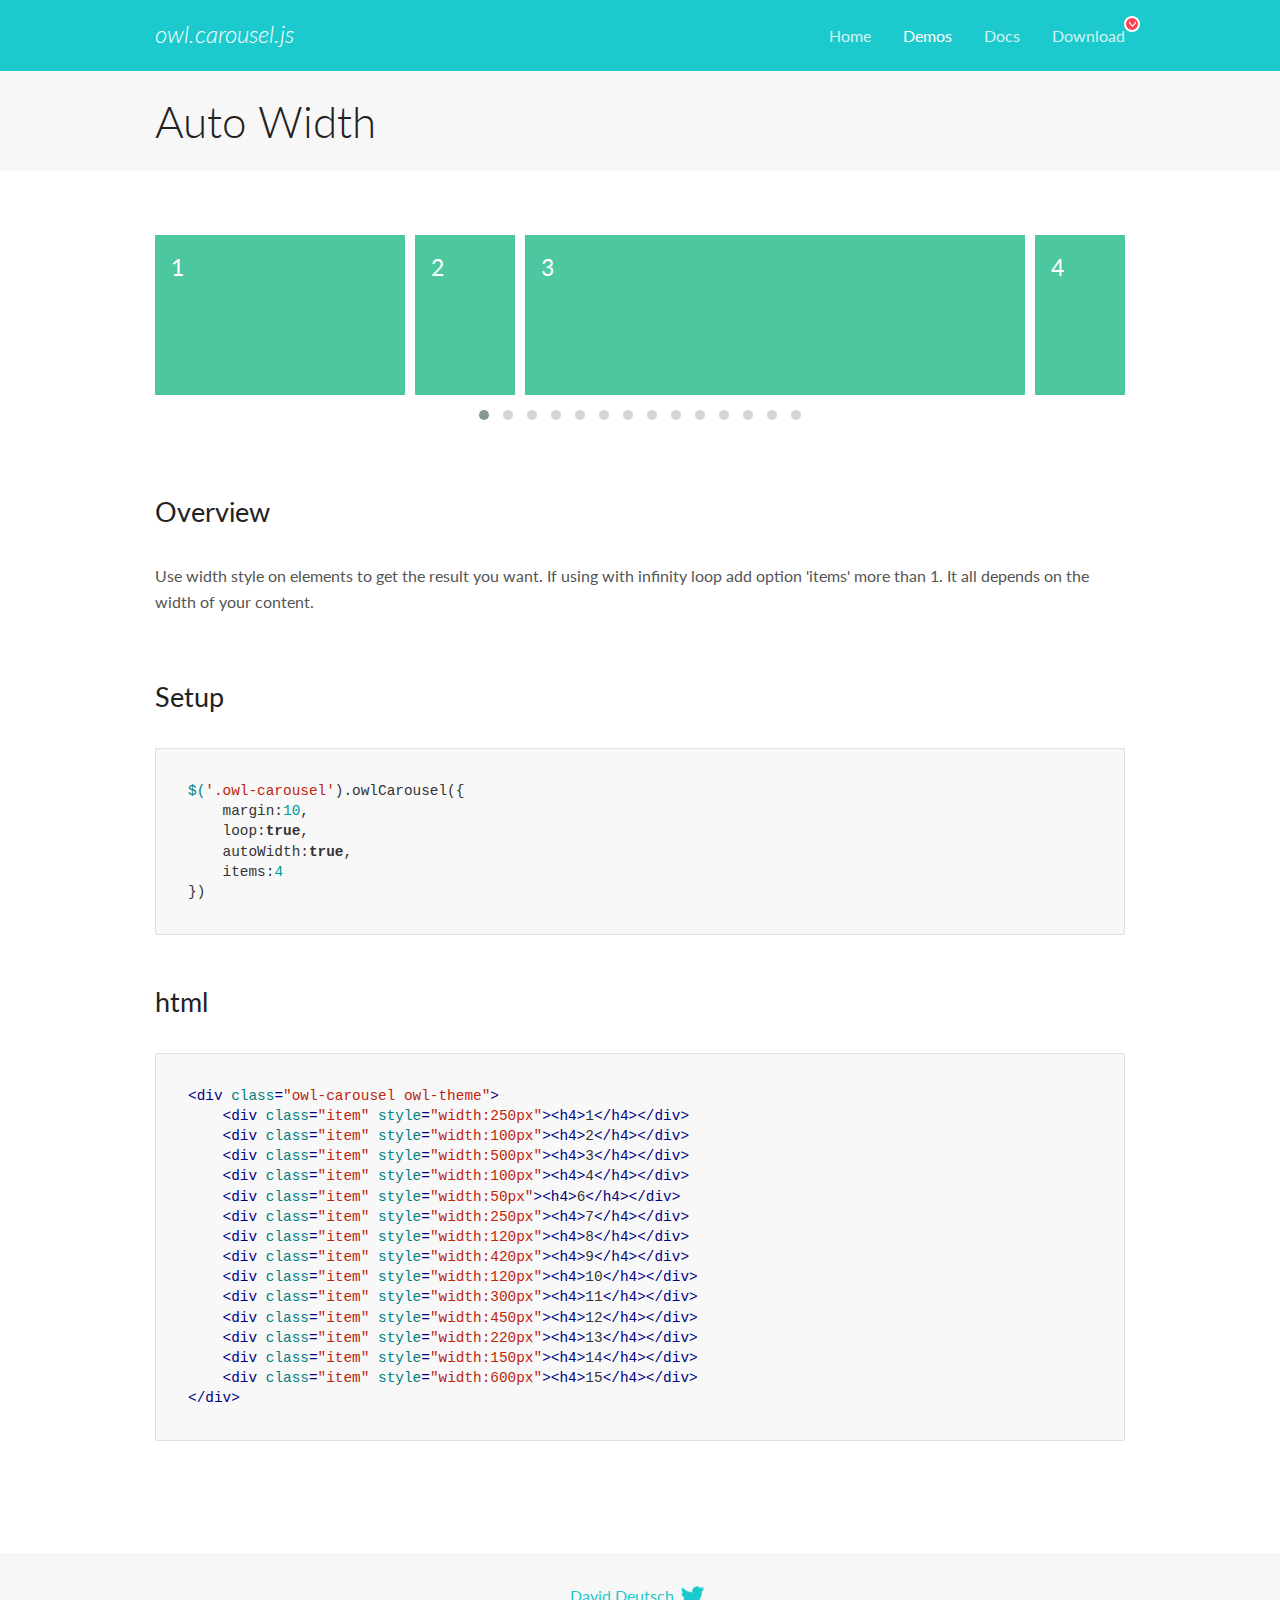
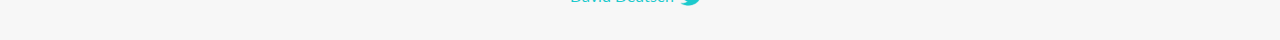
<file: artBeauty/main/static/assets/source/owl.carousel/docs/demos/autowidth.html>
<!DOCTYPE html>
<html lang="en">
  <head>

    <!-- head -->
    <meta charset="utf-8">
    <meta name="msapplication-tap-highlight" content="no" />
    <meta name="viewport" content="width=device-width, initial-scale=1.0" />
    <meta name="description" content="Auto Width">
    <meta name="author" content="David Deutsch">
    <title>
      Auto Width Demo | Owl Carousel | 2.3.4
    </title>

    <!-- Stylesheets -->
    <link href='https://fonts.googleapis.com/css?family=Lato:300,400,700,400italic,300italic' rel='stylesheet' type='text/css'>
    <link rel="stylesheet" href="../assets/css/docs.theme.min.css">

    <!-- Owl Stylesheets -->
    <link rel="stylesheet" href="../assets/owlcarousel/assets/owl.carousel.min.css">
    <link rel="stylesheet" href="../assets/owlcarousel/assets/owl.theme.default.min.css">

    <!-- HTML5 shim and Respond.js IE8 support of HTML5 elements and media queries -->

    <!--[if lt IE 9]>
      <script src="https://oss.maxcdn.com/libs/html5shiv/3.7.0/html5shiv.js"></script>
      <script src="https://oss.maxcdn.com/libs/respond.js/1.3.0/respond.min.js"></script>
    <![endif]-->

    <!-- Favicons -->
    <link rel="apple-touch-icon-precomposed" sizes="144x144" href="../assets/ico/apple-touch-icon-144-precomposed.png">
    <link rel="shortcut icon" href="../assets/ico/favicon.png">
    <link rel="shortcut icon" href="favicon.ico">

    <!-- Yeah i know js should not be in header. Its required for demos.-->

    <!-- javascript -->
    <script src="../assets/vendors/jquery.min.js"></script>
    <script src="../assets/owlcarousel/owl.carousel.js"></script>
  </head>
  <body>

    <!-- header -->
    <header class="header">
      <div class="row">
        <div class="large-12 columns">
          <div class="brand left">
            <h3>
              <a href="/OwlCarousel2/">owl.carousel.js</a> 
            </h3>
          </div>
          <a id="toggle-nav" class="right">
            <span></span> <span></span> <span></span> 
          </a> 
          <div class="nav-bar">
            <ul class="clearfix">
              <li> <a href="/OwlCarousel2/index.html">Home</a>  </li>
              <li class="active">
                <a href="/OwlCarousel2/demos/demos.html">Demos</a> 
              </li>
              <li> <a href="/OwlCarousel2/docs/started-welcome.html">Docs</a>  </li>
              <li>
                <a href="https://github.com/OwlCarousel2/OwlCarousel2/archive/2.3.4.zip">Download</a> 
                <span class="download"></span> 
              </li>
            </ul>
          </div>
        </div>
      </div>
    </header>

    <!-- title -->
    <section class="title">
      <div class="row">
        <div class="large-12 columns">
          <h1>Auto Width</h1>
        </div>
      </div>
    </section>

    <!--  Demos -->
    <section id="demos">
      <div class="row">
        <div class="large-12 columns">
          <div class="owl-carousel owl-theme">
            <div class="item" style="width:250px">
              <h4>1</h4>
            </div>
            <div class="item" style="width:100px">
              <h4>2</h4>
            </div>
            <div class="item" style="width:500px">
              <h4>3</h4>
            </div>
            <div class="item" style="width:100px">
              <h4>4</h4>
            </div>
            <div class="item" style="width:50px">
              <h4>6</h4>
            </div>
            <div class="item" style="width:250px">
              <h4>7</h4>
            </div>
            <div class="item" style="width:120px">
              <h4>8</h4>
            </div>
            <div class="item" style="width:420px">
              <h4>9</h4>
            </div>
            <div class="item" style="width:120px">
              <h4>10</h4>
            </div>
            <div class="item" style="width:300px">
              <h4>11</h4>
            </div>
            <div class="item" style="width:450px">
              <h4>12</h4>
            </div>
            <div class="item" style="width:220px">
              <h4>13</h4>
            </div>
            <div class="item" style="width:150px">
              <h4>14</h4>
            </div>
            <div class="item" style="width:600px">
              <h4>15</h4>
            </div>
          </div>
          <h3 id="overview">Overview</h3>
          <p>Use width style on elements to get the result you want. If using with infinity loop add option &#39;items&#39; more than 1. It all depends on the width of your content.</p>
          <h3 id="setup">Setup</h3>
          <pre><code>$(&#39;.owl-carousel&#39;).owlCarousel({
    margin:10,
    loop:true,
    autoWidth:true,
    items:4
})</code></pre>
          <h3 id="html">html</h3>
          <pre><code>&lt;div class=&quot;owl-carousel owl-theme&quot;&gt;
    &lt;div class=&quot;item&quot; style=&quot;width:250px&quot;&gt;&lt;h4&gt;1&lt;/h4&gt;&lt;/div&gt;
    &lt;div class=&quot;item&quot; style=&quot;width:100px&quot;&gt;&lt;h4&gt;2&lt;/h4&gt;&lt;/div&gt;
    &lt;div class=&quot;item&quot; style=&quot;width:500px&quot;&gt;&lt;h4&gt;3&lt;/h4&gt;&lt;/div&gt;
    &lt;div class=&quot;item&quot; style=&quot;width:100px&quot;&gt;&lt;h4&gt;4&lt;/h4&gt;&lt;/div&gt;
    &lt;div class=&quot;item&quot; style=&quot;width:50px&quot;&gt;&lt;h4&gt;6&lt;/h4&gt;&lt;/div&gt;
    &lt;div class=&quot;item&quot; style=&quot;width:250px&quot;&gt;&lt;h4&gt;7&lt;/h4&gt;&lt;/div&gt;
    &lt;div class=&quot;item&quot; style=&quot;width:120px&quot;&gt;&lt;h4&gt;8&lt;/h4&gt;&lt;/div&gt;
    &lt;div class=&quot;item&quot; style=&quot;width:420px&quot;&gt;&lt;h4&gt;9&lt;/h4&gt;&lt;/div&gt;
    &lt;div class=&quot;item&quot; style=&quot;width:120px&quot;&gt;&lt;h4&gt;10&lt;/h4&gt;&lt;/div&gt;
    &lt;div class=&quot;item&quot; style=&quot;width:300px&quot;&gt;&lt;h4&gt;11&lt;/h4&gt;&lt;/div&gt;
    &lt;div class=&quot;item&quot; style=&quot;width:450px&quot;&gt;&lt;h4&gt;12&lt;/h4&gt;&lt;/div&gt;
    &lt;div class=&quot;item&quot; style=&quot;width:220px&quot;&gt;&lt;h4&gt;13&lt;/h4&gt;&lt;/div&gt;
    &lt;div class=&quot;item&quot; style=&quot;width:150px&quot;&gt;&lt;h4&gt;14&lt;/h4&gt;&lt;/div&gt;
    &lt;div class=&quot;item&quot; style=&quot;width:600px&quot;&gt;&lt;h4&gt;15&lt;/h4&gt;&lt;/div&gt;
&lt;/div&gt;</code></pre>
          <script>
            $(document).ready(function() {
              $('.owl-carousel').owlCarousel({
                margin: 10,
                loop: true,
                autoWidth: true,
                items: 4
              })
            })
          </script>
        </div>
      </div>
    </section>

    <!-- footer -->
    <footer class="footer">
      <div class="row">
        <div class="large-12 columns">
          <h5>
            <a href="/OwlCarousel2/docs/support-contact.html">David Deutsch</a> 
            <a id="custom-tweet-button" href="https://twitter.com/share?url=https://github.com/OwlCarousel2/OwlCarousel2&text=Owl Carousel - This is so awesome! " target="_blank"></a> 
          </h5>
        </div>
      </div>
    </footer>

    <!-- vendors -->
    <script src="../assets/vendors/highlight.js"></script>
    <script src="../assets/js/app.js"></script>
  </body>
</html>
</file>
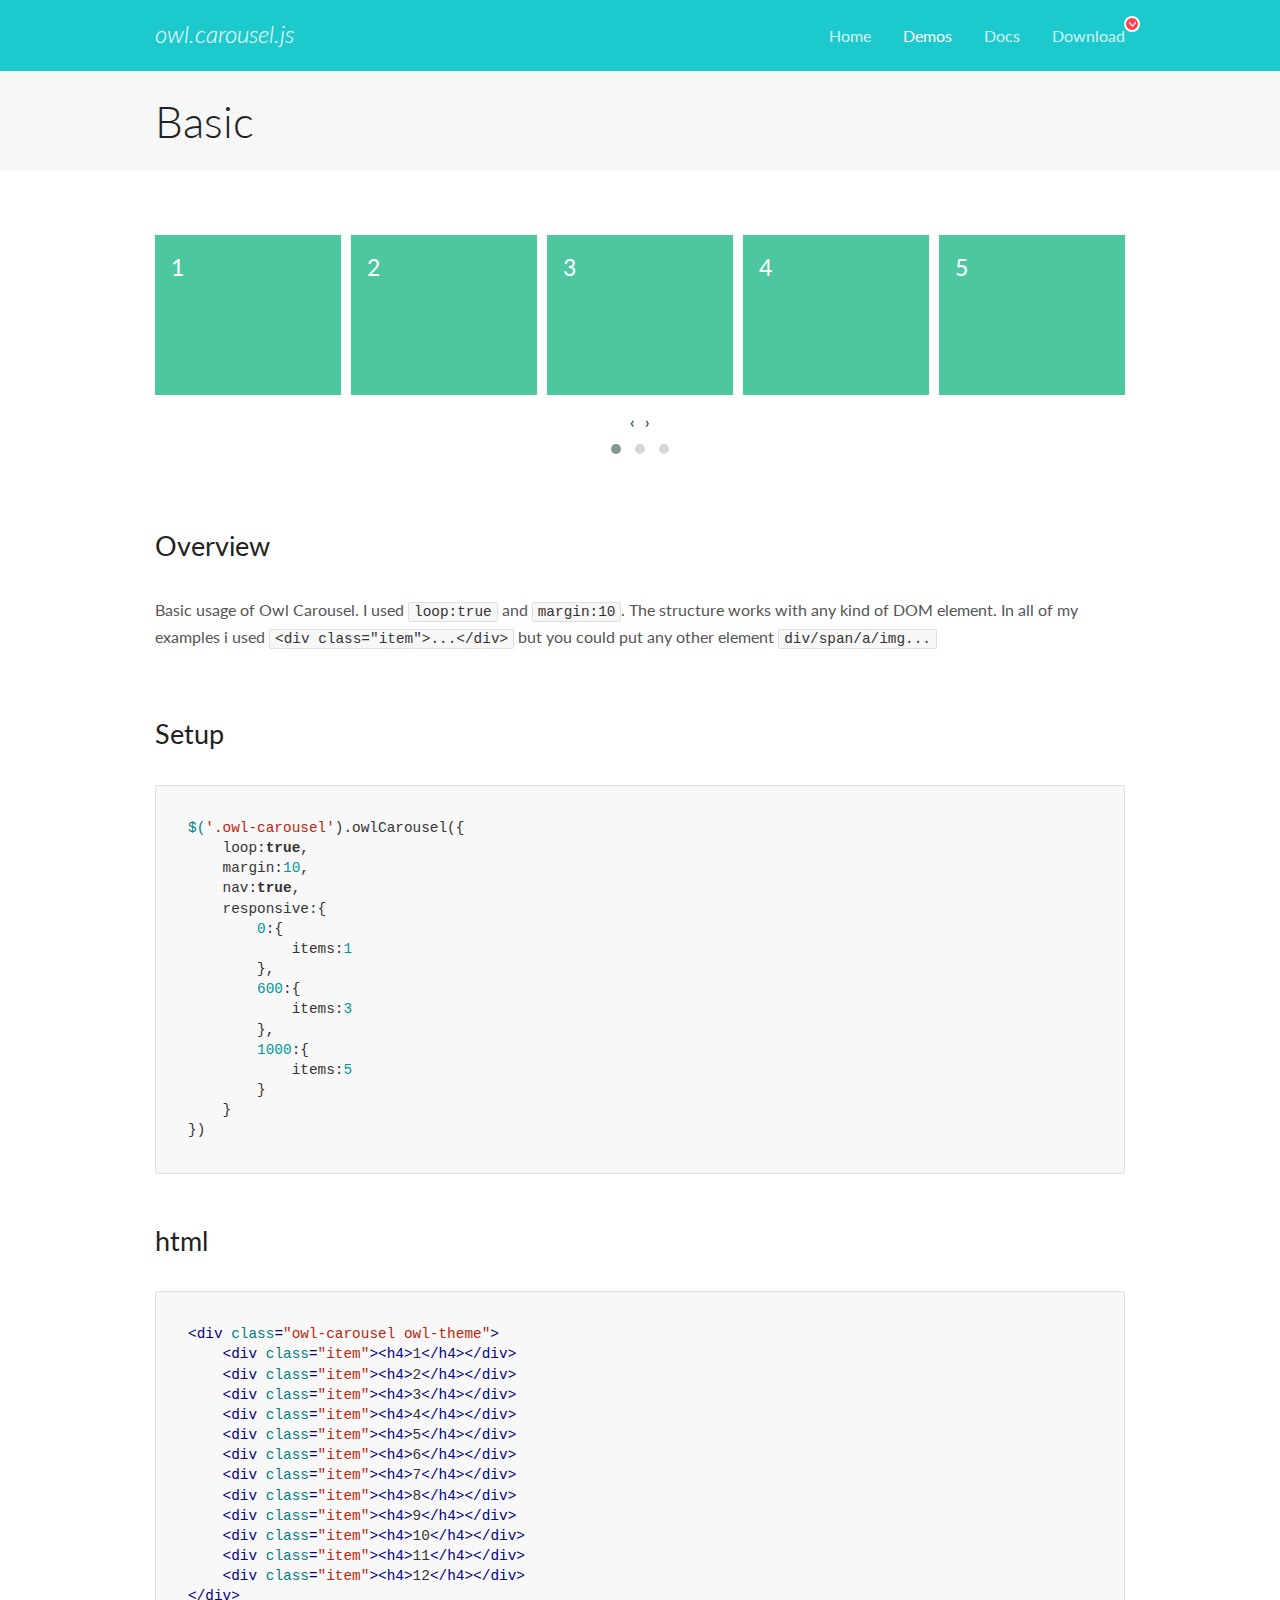
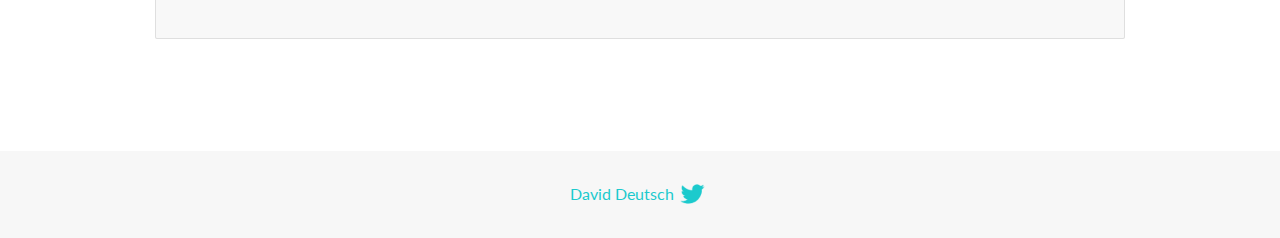
<file: artBeauty/main/static/assets/source/owl.carousel/docs/demos/basic.html>
<!DOCTYPE html>
<html lang="en">
  <head>

    <!-- head -->
    <meta charset="utf-8">
    <meta name="msapplication-tap-highlight" content="no" />
    <meta name="viewport" content="width=device-width, initial-scale=1.0" />
    <meta name="description" content="Basic usage demo">
    <meta name="author" content="David Deutsch">
    <title>
      Basic Demo | Owl Carousel | 2.3.4
    </title>

    <!-- Stylesheets -->
    <link href='https://fonts.googleapis.com/css?family=Lato:300,400,700,400italic,300italic' rel='stylesheet' type='text/css'>
    <link rel="stylesheet" href="../assets/css/docs.theme.min.css">

    <!-- Owl Stylesheets -->
    <link rel="stylesheet" href="../assets/owlcarousel/assets/owl.carousel.min.css">
    <link rel="stylesheet" href="../assets/owlcarousel/assets/owl.theme.default.min.css">

    <!-- HTML5 shim and Respond.js IE8 support of HTML5 elements and media queries -->

    <!--[if lt IE 9]>
      <script src="https://oss.maxcdn.com/libs/html5shiv/3.7.0/html5shiv.js"></script>
      <script src="https://oss.maxcdn.com/libs/respond.js/1.3.0/respond.min.js"></script>
    <![endif]-->

    <!-- Favicons -->
    <link rel="apple-touch-icon-precomposed" sizes="144x144" href="../assets/ico/apple-touch-icon-144-precomposed.png">
    <link rel="shortcut icon" href="../assets/ico/favicon.png">
    <link rel="shortcut icon" href="favicon.ico">

    <!-- Yeah i know js should not be in header. Its required for demos.-->

    <!-- javascript -->
    <script src="../assets/vendors/jquery.min.js"></script>
    <script src="../assets/owlcarousel/owl.carousel.js"></script>
  </head>
  <body>

    <!-- header -->
    <header class="header">
      <div class="row">
        <div class="large-12 columns">
          <div class="brand left">
            <h3>
              <a href="/OwlCarousel2/">owl.carousel.js</a> 
            </h3>
          </div>
          <a id="toggle-nav" class="right">
            <span></span> <span></span> <span></span> 
          </a> 
          <div class="nav-bar">
            <ul class="clearfix">
              <li> <a href="/OwlCarousel2/index.html">Home</a>  </li>
              <li class="active">
                <a href="/OwlCarousel2/demos/demos.html">Demos</a> 
              </li>
              <li> <a href="/OwlCarousel2/docs/started-welcome.html">Docs</a>  </li>
              <li>
                <a href="https://github.com/OwlCarousel2/OwlCarousel2/archive/2.3.4.zip">Download</a> 
                <span class="download"></span> 
              </li>
            </ul>
          </div>
        </div>
      </div>
    </header>

    <!-- title -->
    <section class="title">
      <div class="row">
        <div class="large-12 columns">
          <h1>Basic</h1>
        </div>
      </div>
    </section>

    <!--  Demos -->
    <section id="demos">
      <div class="row">
        <div class="large-12 columns">
          <div class="owl-carousel owl-theme">
            <div class="item">
              <h4>1</h4>
            </div>
            <div class="item">
              <h4>2</h4>
            </div>
            <div class="item">
              <h4>3</h4>
            </div>
            <div class="item">
              <h4>4</h4>
            </div>
            <div class="item">
              <h4>5</h4>
            </div>
            <div class="item">
              <h4>6</h4>
            </div>
            <div class="item">
              <h4>7</h4>
            </div>
            <div class="item">
              <h4>8</h4>
            </div>
            <div class="item">
              <h4>9</h4>
            </div>
            <div class="item">
              <h4>10</h4>
            </div>
            <div class="item">
              <h4>11</h4>
            </div>
            <div class="item">
              <h4>12</h4>
            </div>
          </div>
          <h3 id="overview">Overview</h3>
          <p>Basic usage of Owl Carousel. I used <code>loop:true</code> and <code>margin:10</code>. The structure works with any kind of DOM element. In all of my examples i used <code>&lt;div class=&quot;item&quot;&gt;...&lt;/div&gt;</code> but you could
            put any other element <code>div/span/a/img...</code></p>
          <h3 id="setup">Setup</h3>
          <pre><code>$(&#39;.owl-carousel&#39;).owlCarousel({
    loop:true,
    margin:10,
    nav:true,
    responsive:{
        0:{
            items:1
        },
        600:{
            items:3
        },
        1000:{
            items:5
        }
    }
})</code></pre>
          <h3 id="html">html</h3>
          <pre><code>&lt;div class=&quot;owl-carousel owl-theme&quot;&gt;
    &lt;div class=&quot;item&quot;&gt;&lt;h4&gt;1&lt;/h4&gt;&lt;/div&gt;
    &lt;div class=&quot;item&quot;&gt;&lt;h4&gt;2&lt;/h4&gt;&lt;/div&gt;
    &lt;div class=&quot;item&quot;&gt;&lt;h4&gt;3&lt;/h4&gt;&lt;/div&gt;
    &lt;div class=&quot;item&quot;&gt;&lt;h4&gt;4&lt;/h4&gt;&lt;/div&gt;
    &lt;div class=&quot;item&quot;&gt;&lt;h4&gt;5&lt;/h4&gt;&lt;/div&gt;
    &lt;div class=&quot;item&quot;&gt;&lt;h4&gt;6&lt;/h4&gt;&lt;/div&gt;
    &lt;div class=&quot;item&quot;&gt;&lt;h4&gt;7&lt;/h4&gt;&lt;/div&gt;
    &lt;div class=&quot;item&quot;&gt;&lt;h4&gt;8&lt;/h4&gt;&lt;/div&gt;
    &lt;div class=&quot;item&quot;&gt;&lt;h4&gt;9&lt;/h4&gt;&lt;/div&gt;
    &lt;div class=&quot;item&quot;&gt;&lt;h4&gt;10&lt;/h4&gt;&lt;/div&gt;
    &lt;div class=&quot;item&quot;&gt;&lt;h4&gt;11&lt;/h4&gt;&lt;/div&gt;
    &lt;div class=&quot;item&quot;&gt;&lt;h4&gt;12&lt;/h4&gt;&lt;/div&gt;
&lt;/div&gt;</code></pre>
          <script>
            $(document).ready(function() {
              var owl = $('.owl-carousel');
              owl.owlCarousel({
                margin: 10,
                nav: true,
                loop: true,
                responsive: {
                  0: {
                    items: 1
                  },
                  600: {
                    items: 3
                  },
                  1000: {
                    items: 5
                  }
                }
              })
            })
          </script>
        </div>
      </div>
    </section>

    <!-- footer -->
    <footer class="footer">
      <div class="row">
        <div class="large-12 columns">
          <h5>
            <a href="/OwlCarousel2/docs/support-contact.html">David Deutsch</a> 
            <a id="custom-tweet-button" href="https://twitter.com/share?url=https://github.com/OwlCarousel2/OwlCarousel2&text=Owl Carousel - This is so awesome! " target="_blank"></a> 
          </h5>
        </div>
      </div>
    </footer>

    <!-- vendors -->
    <script src="../assets/vendors/highlight.js"></script>
    <script src="../assets/js/app.js"></script>
  </body>
</html>
</file>
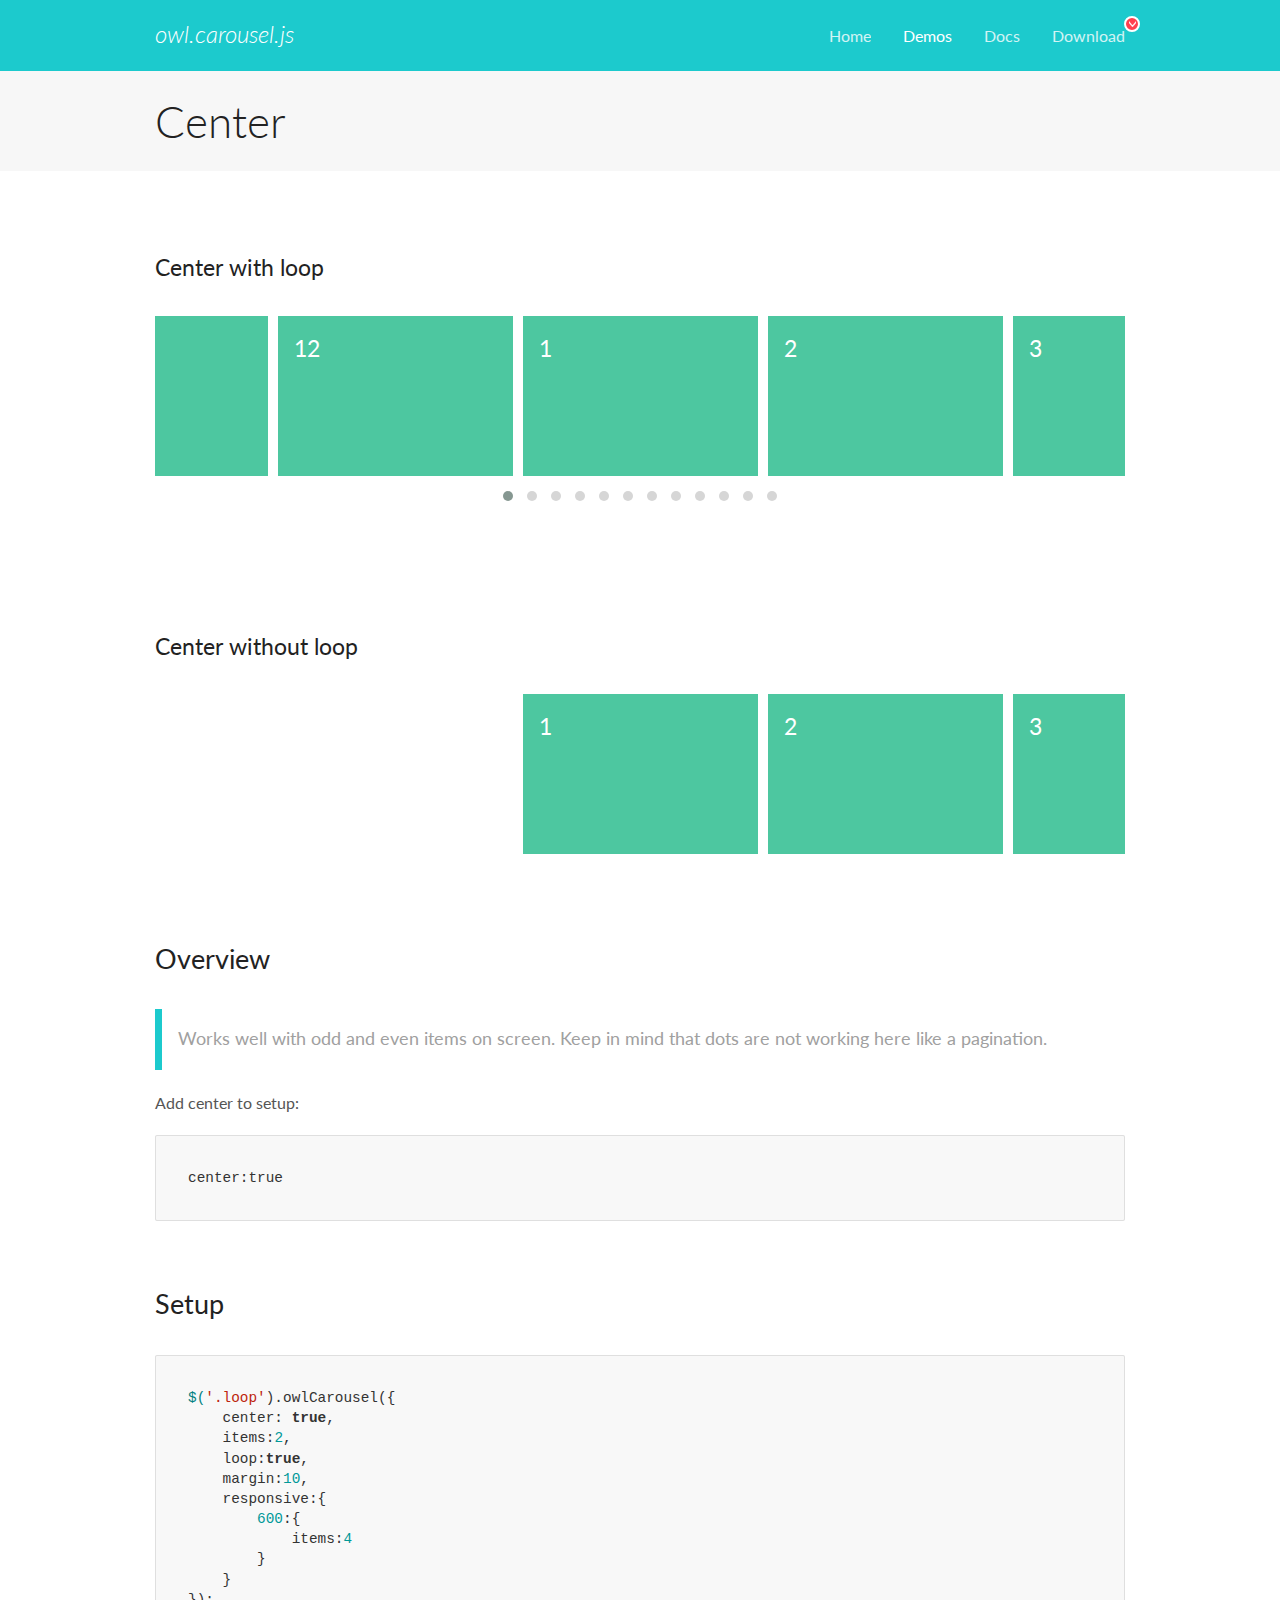
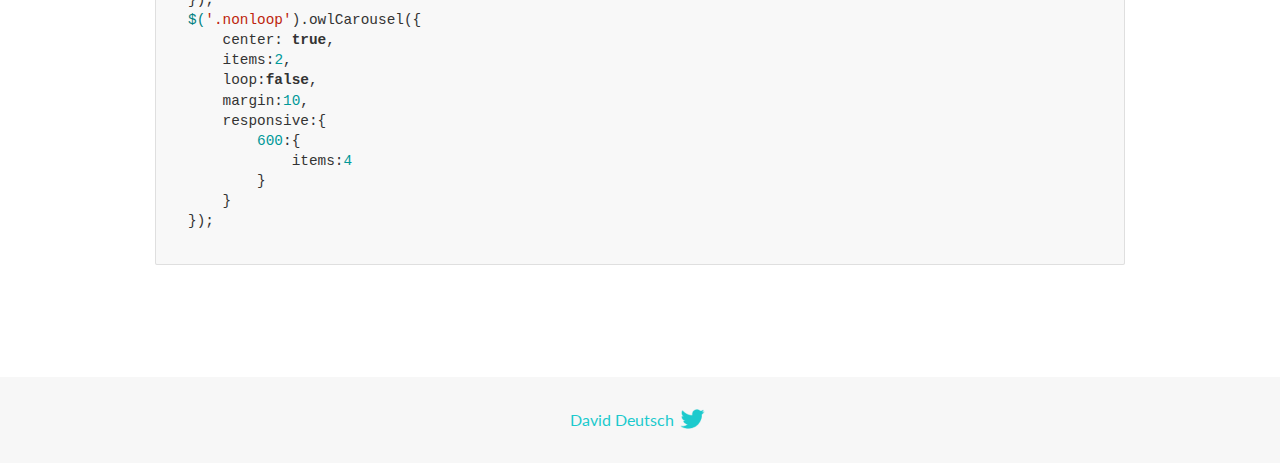
<file: artBeauty/main/static/assets/source/owl.carousel/docs/demos/center.html>
<!DOCTYPE html>
<html lang="en">
  <head>

    <!-- head -->
    <meta charset="utf-8">
    <meta name="msapplication-tap-highlight" content="no" />
    <meta name="viewport" content="width=device-width, initial-scale=1.0" />
    <meta name="description" content="Center carousel">
    <meta name="author" content="David Deutsch">
    <title>
      Center Demo | Owl Carousel | 2.3.4
    </title>

    <!-- Stylesheets -->
    <link href='https://fonts.googleapis.com/css?family=Lato:300,400,700,400italic,300italic' rel='stylesheet' type='text/css'>
    <link rel="stylesheet" href="../assets/css/docs.theme.min.css">

    <!-- Owl Stylesheets -->
    <link rel="stylesheet" href="../assets/owlcarousel/assets/owl.carousel.min.css">
    <link rel="stylesheet" href="../assets/owlcarousel/assets/owl.theme.default.min.css">

    <!-- HTML5 shim and Respond.js IE8 support of HTML5 elements and media queries -->

    <!--[if lt IE 9]>
      <script src="https://oss.maxcdn.com/libs/html5shiv/3.7.0/html5shiv.js"></script>
      <script src="https://oss.maxcdn.com/libs/respond.js/1.3.0/respond.min.js"></script>
    <![endif]-->

    <!-- Favicons -->
    <link rel="apple-touch-icon-precomposed" sizes="144x144" href="../assets/ico/apple-touch-icon-144-precomposed.png">
    <link rel="shortcut icon" href="../assets/ico/favicon.png">
    <link rel="shortcut icon" href="favicon.ico">

    <!-- Yeah i know js should not be in header. Its required for demos.-->

    <!-- javascript -->
    <script src="../assets/vendors/jquery.min.js"></script>
    <script src="../assets/owlcarousel/owl.carousel.js"></script>
  </head>
  <body>

    <!-- header -->
    <header class="header">
      <div class="row">
        <div class="large-12 columns">
          <div class="brand left">
            <h3>
              <a href="/OwlCarousel2/">owl.carousel.js</a> 
            </h3>
          </div>
          <a id="toggle-nav" class="right">
            <span></span> <span></span> <span></span> 
          </a> 
          <div class="nav-bar">
            <ul class="clearfix">
              <li> <a href="/OwlCarousel2/index.html">Home</a>  </li>
              <li class="active">
                <a href="/OwlCarousel2/demos/demos.html">Demos</a> 
              </li>
              <li> <a href="/OwlCarousel2/docs/started-welcome.html">Docs</a>  </li>
              <li>
                <a href="https://github.com/OwlCarousel2/OwlCarousel2/archive/2.3.4.zip">Download</a> 
                <span class="download"></span> 
              </li>
            </ul>
          </div>
        </div>
      </div>
    </header>

    <!-- title -->
    <section class="title">
      <div class="row">
        <div class="large-12 columns">
          <h1>Center</h1>
        </div>
      </div>
    </section>

    <!--  Demos -->
    <section id="demos">
      <div class="row">
        <div class="large-12 columns">
          <h4 id="center-with-loop">Center with loop</h4>
          <div class="loop owl-carousel owl-theme">
            <div class="item">
              <h4>1</h4>
            </div>
            <div class="item">
              <h4>2</h4>
            </div>
            <div class="item">
              <h4>3</h4>
            </div>
            <div class="item">
              <h4>4</h4>
            </div>
            <div class="item">
              <h4>5</h4>
            </div>
            <div class="item">
              <h4>6</h4>
            </div>
            <div class="item">
              <h4>7</h4>
            </div>
            <div class="item">
              <h4>8</h4>
            </div>
            <div class="item">
              <h4>9</h4>
            </div>
            <div class="item">
              <h4>10</h4>
            </div>
            <div class="item">
              <h4>11</h4>
            </div>
            <div class="item">
              <h4>12</h4>
            </div>
          </div>
          <br>
          <h4 id="center-without-loop">Center without loop</h4>
          <div class="nonloop owl-carousel">
            <div class="item">
              <h4>1</h4>
            </div>
            <div class="item">
              <h4>2</h4>
            </div>
            <div class="item">
              <h4>3</h4>
            </div>
            <div class="item">
              <h4>4</h4>
            </div>
            <div class="item">
              <h4>5</h4>
            </div>
            <div class="item">
              <h4>6</h4>
            </div>
            <div class="item">
              <h4>7</h4>
            </div>
            <div class="item">
              <h4>8</h4>
            </div>
            <div class="item">
              <h4>9</h4>
            </div>
            <div class="item">
              <h4>10</h4>
            </div>
            <div class="item">
              <h4>11</h4>
            </div>
            <div class="item">
              <h4>12</h4>
            </div>
          </div>
          <h3 id="overview">Overview</h3>
          <blockquote>
            <p>Works well with odd and even items on screen. Keep in mind that dots are not working here like a pagination.</p>
          </blockquote>
          <p>Add center to setup:</p>
          <pre><code>center:true</code></pre>
          <h3 id="setup">Setup</h3>
          <pre><code>$(&#39;.loop&#39;).owlCarousel({
    center: true,
    items:2,
    loop:true,
    margin:10,
    responsive:{
        600:{
            items:4
        }
    }
});
$(&#39;.nonloop&#39;).owlCarousel({
    center: true,
    items:2,
    loop:false,
    margin:10,
    responsive:{
        600:{
            items:4
        }
    }
});</code></pre>
          <script>
            jQuery(document).ready(function($) {
              $('.loop').owlCarousel({
                center: true,
                items: 2,
                loop: true,
                margin: 10,
                responsive: {
                  600: {
                    items: 4
                  }
                }
              });
              $('.nonloop').owlCarousel({
                center: true,
                items: 2,
                loop: false,
                margin: 10,
                responsive: {
                  600: {
                    items: 4
                  }
                }
              });
            });
          </script>
        </div>
      </div>
    </section>

    <!-- footer -->
    <footer class="footer">
      <div class="row">
        <div class="large-12 columns">
          <h5>
            <a href="/OwlCarousel2/docs/support-contact.html">David Deutsch</a> 
            <a id="custom-tweet-button" href="https://twitter.com/share?url=https://github.com/OwlCarousel2/OwlCarousel2&text=Owl Carousel - This is so awesome! " target="_blank"></a> 
          </h5>
        </div>
      </div>
    </footer>

    <!-- vendors -->
    <script src="../assets/vendors/highlight.js"></script>
    <script src="../assets/js/app.js"></script>
  </body>
</html>
</file>
